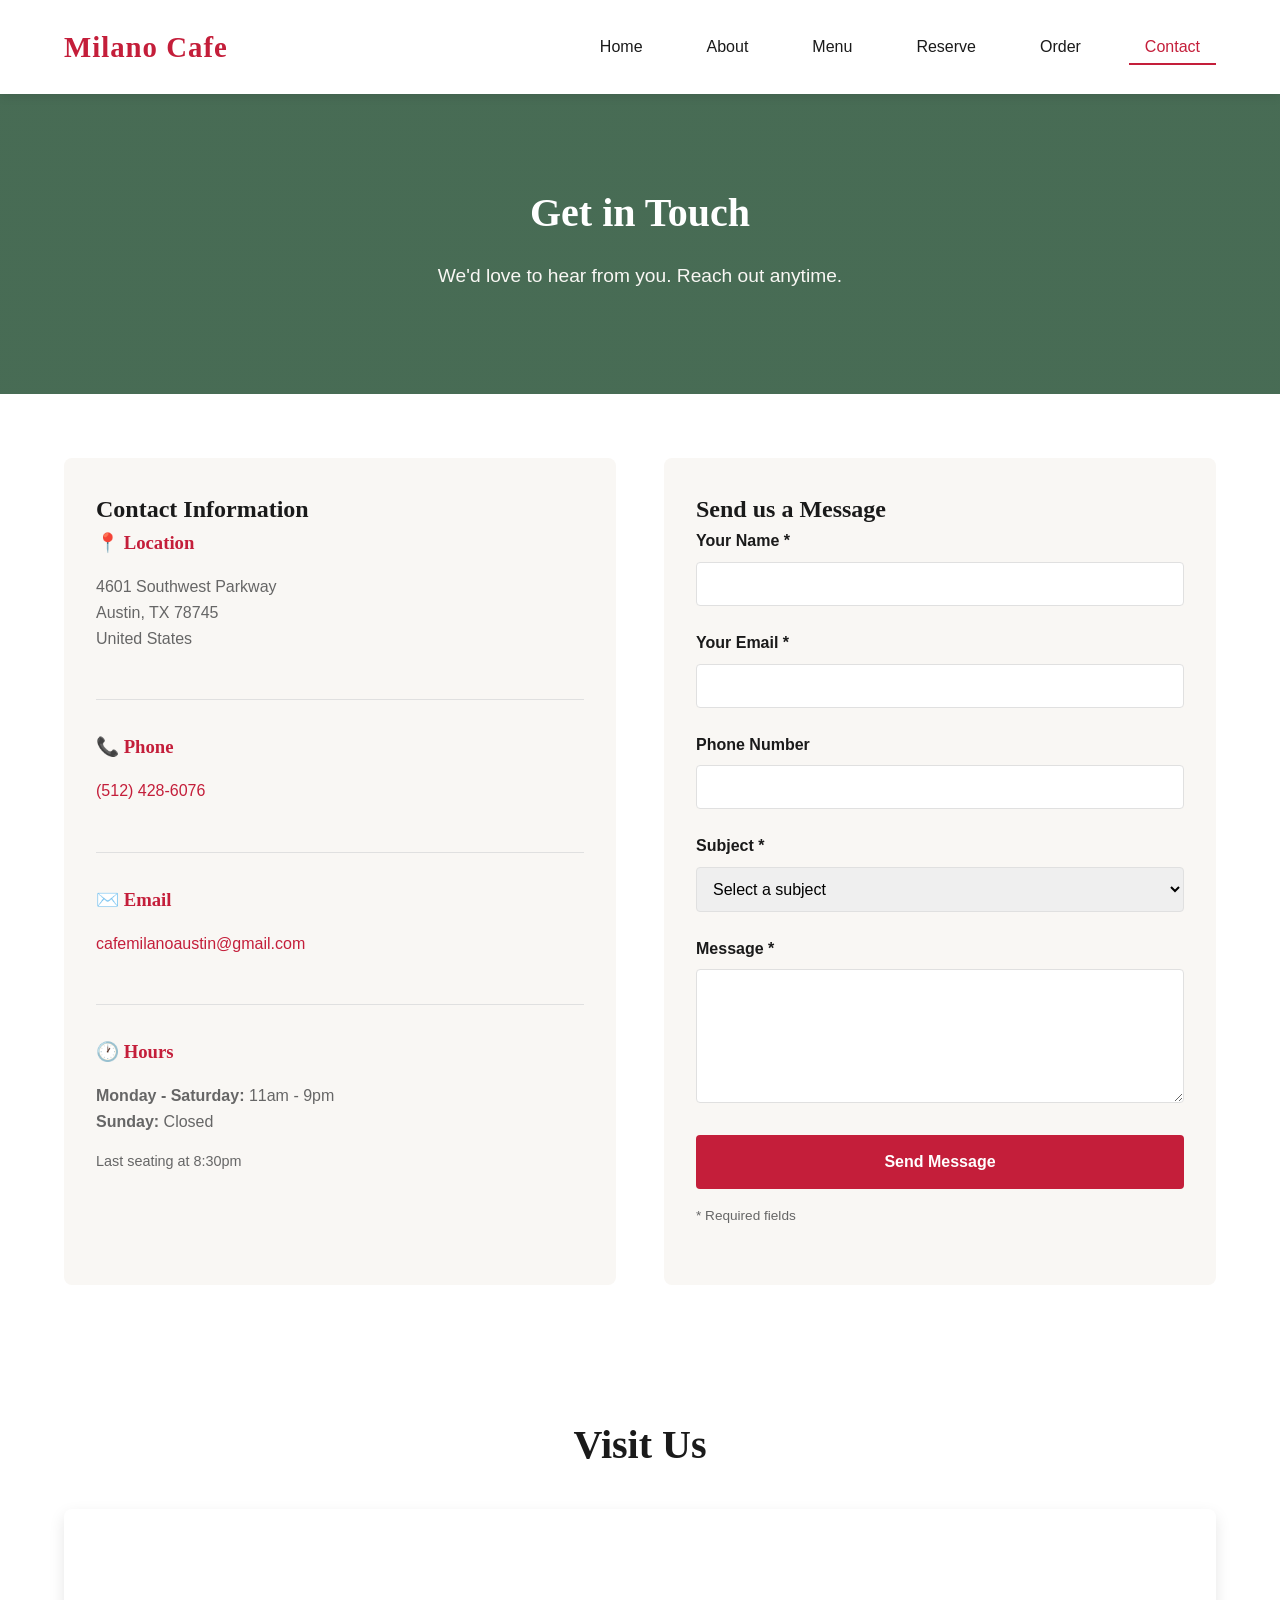
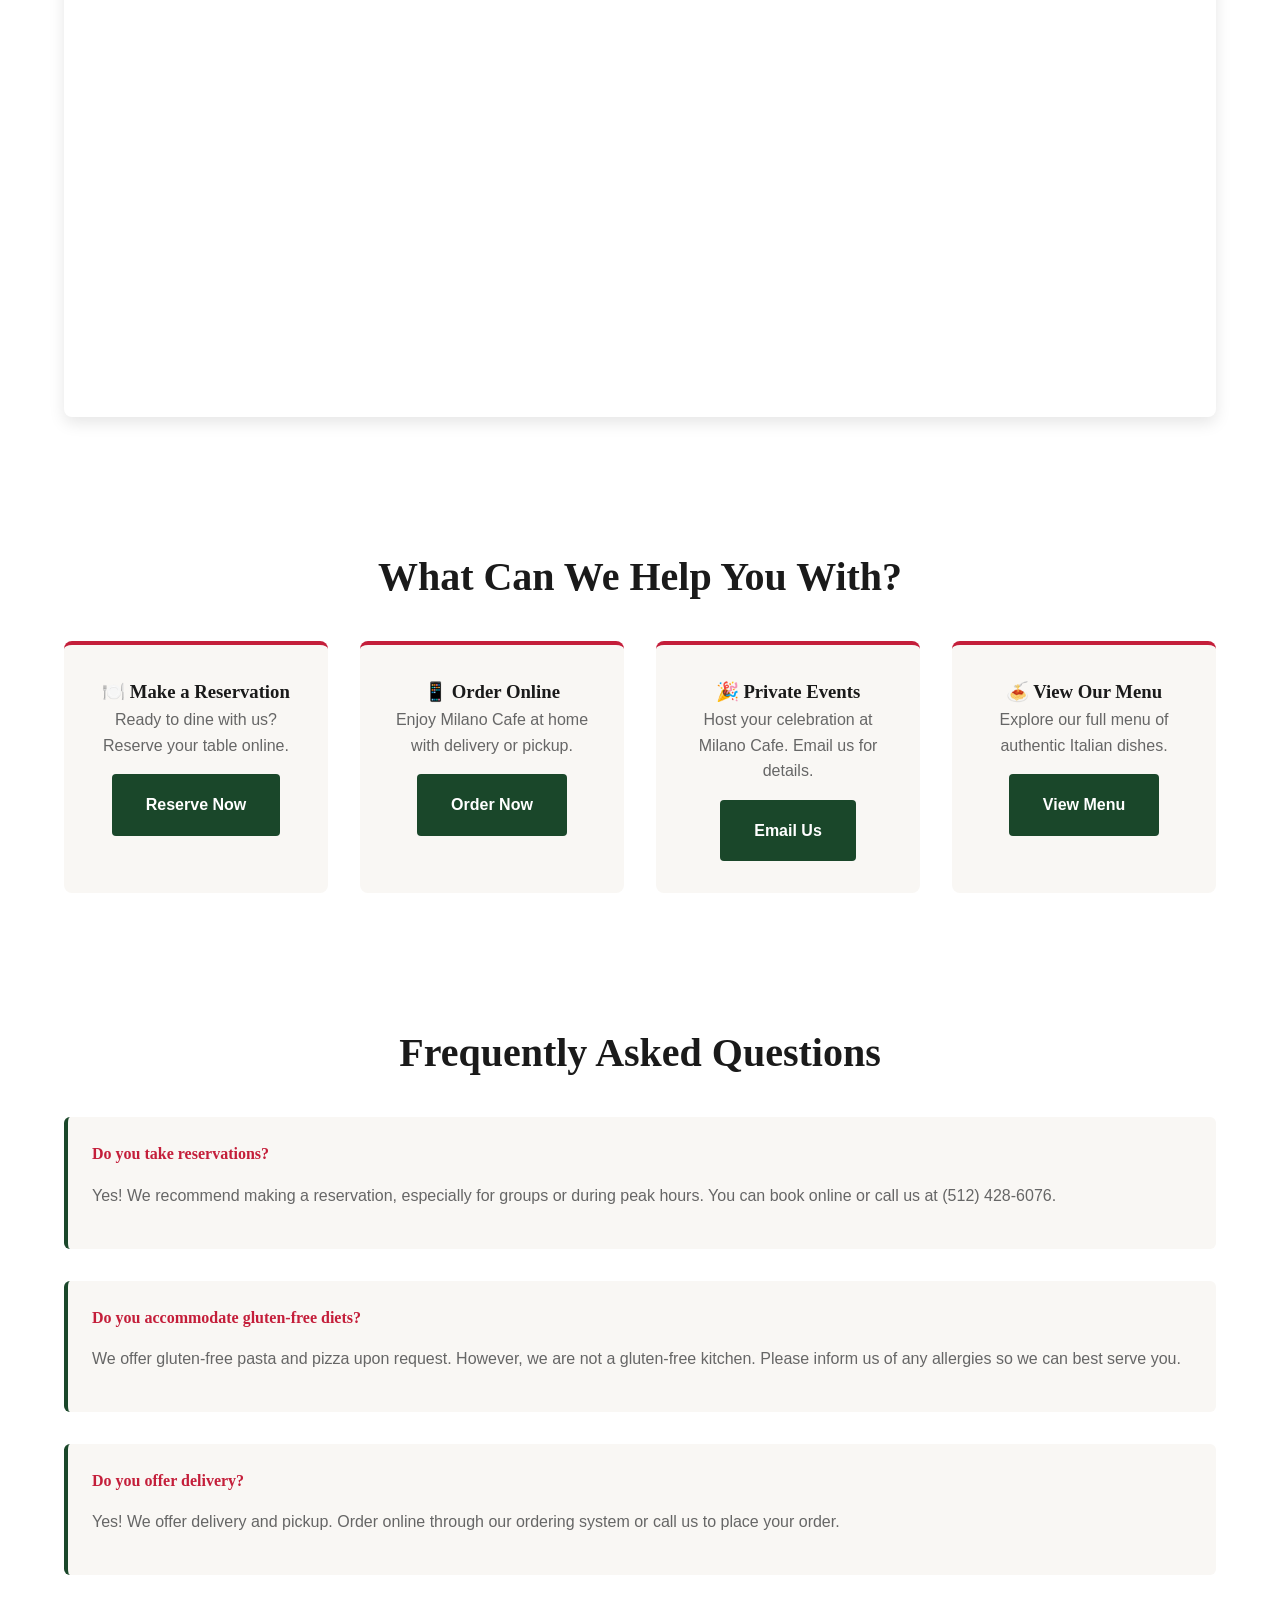
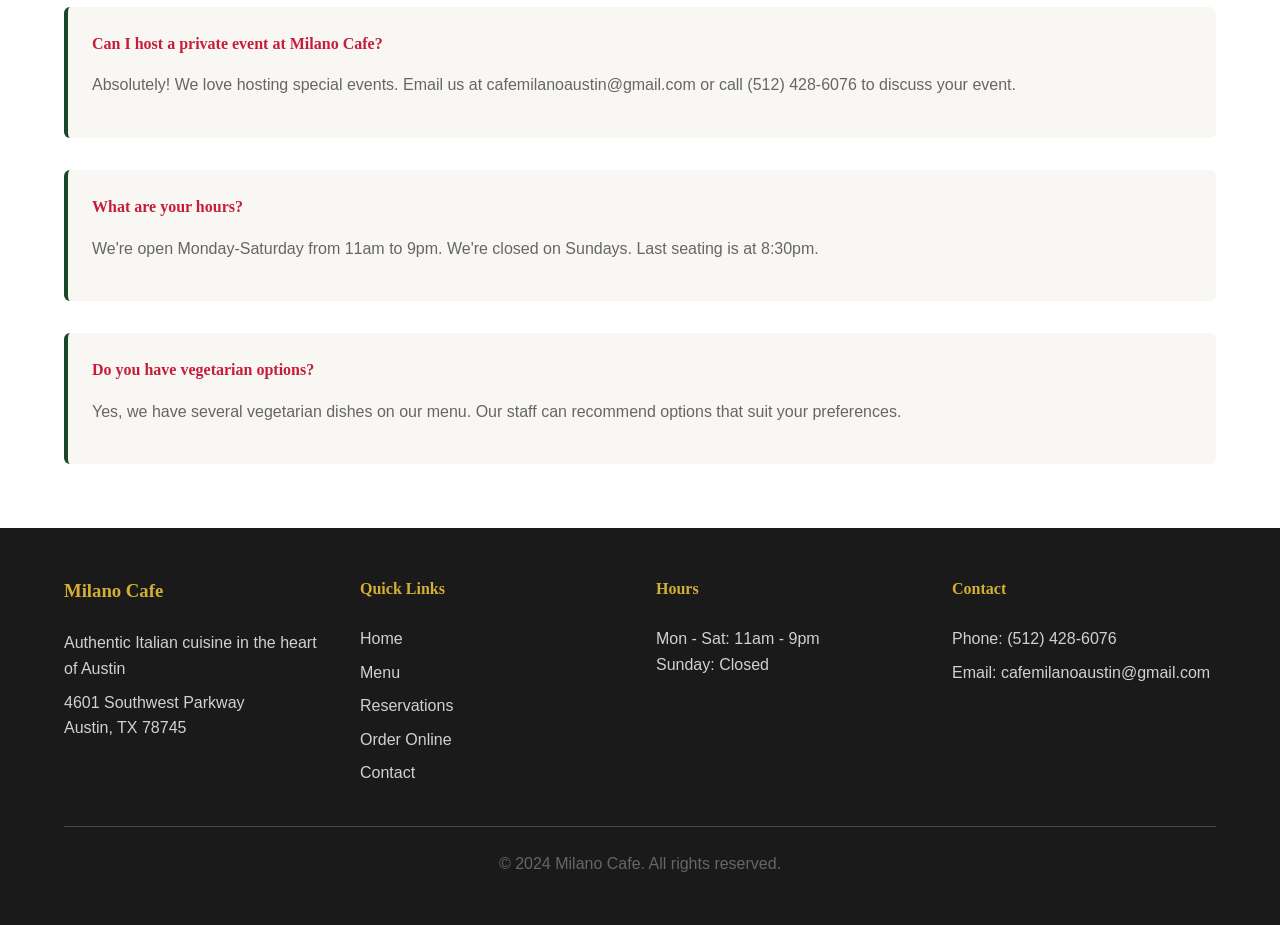
<file: contact.html>
<!DOCTYPE html>
<html lang="en">
<head>
    <meta charset="UTF-8">
    <meta name="viewport" content="width=device-width, initial-scale=1.0">
    <meta name="description" content="Contact Milano Cafe in Austin, Texas. Phone: (512) 428-6076. Email: cafemilanoaustin@gmail.com. Hours, location, and contact form.">
    <meta name="keywords" content="contact Milano Cafe, restaurant phone, Austin restaurant, Italian restaurant contact">
    <title>Contact Us | Milano Cafe - Austin, TX</title>
    <link rel="stylesheet" href="assets/css/styles.css">
    <link rel="icon" type="image/x-icon" href="assets/favicon.ico">
</head>
<body>
    <!-- Navigation -->
    <nav class="navbar" id="navbar">
        <div class="nav-container">
            <div class="logo">
                <h1>Milano Cafe</h1>
            </div>
            <div class="hamburger" id="hamburger">
                <span></span>
                <span></span>
                <span></span>
            </div>
            <ul class="nav-menu" id="navMenu">
                <li><a href="index.html" class="nav-link">Home</a></li>
                <li><a href="about.html" class="nav-link">About</a></li>
                <li><a href="menu.html" class="nav-link">Menu</a></li>
                <li><a href="reservations.html" class="nav-link">Reserve</a></li>
                <li><a href="ordering.html" class="nav-link">Order</a></li>
                <li><a href="contact.html" class="nav-link active">Contact</a></li>
            </ul>
        </div>
    </nav>

    <!-- Hero Section -->
    <section class="page-hero">
        <div class="page-hero-content">
            <h1>Get in Touch</h1>
            <p>We'd love to hear from you. Reach out anytime.</p>
        </div>
    </section>

    <!-- Contact Content -->
    <section class="contact-section">
        <div class="container">
            <div class="contact-wrapper">
                <!-- Contact Information -->
                <div class="contact-info-box">
                    <h2>Contact Information</h2>
                    
                    <div class="contact-item">
                        <h3>📍 Location</h3>
                        <p>4601 Southwest Parkway<br>Austin, TX 78745<br>United States</p>
                    </div>

                    <div class="contact-item">
                        <h3>📞 Phone</h3>
                        <p><a href="tel:+15124286076">(512) 428-6076</a></p>
                    </div>

                    <div class="contact-item">
                        <h3>✉️ Email</h3>
                        <p><a href="mailto:cafemilanoaustin@gmail.com">cafemilanoaustin@gmail.com</a></p>
                    </div>

                    <div class="contact-item">
                        <h3>🕐 Hours</h3>
                        <p><strong>Monday - Saturday:</strong> 11am - 9pm<br>
                        <strong>Sunday:</strong> Closed</p>
                        <p style="font-size: 0.9rem; margin-top: 0.5rem;">Last seating at 8:30pm</p>
                    </div>
                </div>

                <!-- Contact Form -->
                <div class="contact-form-box">
                    <h2>Send us a Message</h2>
                    <form class="contact-form" id="contactForm">
                        <div class="form-group">
                            <label for="name">Your Name *</label>
                            <input type="text" id="name" name="name" required>
                        </div>

                        <div class="form-group">
                            <label for="email">Your Email *</label>
                            <input type="email" id="email" name="email" required>
                        </div>

                        <div class="form-group">
                            <label for="phone">Phone Number</label>
                            <input type="tel" id="phone" name="phone">
                        </div>

                        <div class="form-group">
                            <label for="subject">Subject *</label>
                            <select id="subject" name="subject" required>
                                <option value="">Select a subject</option>
                                <option value="reservation">Reservation Inquiry</option>
                                <option value="private-event">Private Event</option>
                                <option value="catering">Catering Inquiry</option>
                                <option value="feedback">Feedback</option>
                                <option value="general">General Inquiry</option>
                                <option value="other">Other</option>
                            </select>
                        </div>

                        <div class="form-group">
                            <label for="message">Message *</label>
                            <textarea id="message" name="message" rows="6" required></textarea>
                        </div>

                        <button type="submit" class="btn btn-primary">Send Message</button>
                    </form>
                    <p class="form-note">* Required fields</p>
                </div>
            </div>
        </div>
    </section>

    <!-- Map Section -->
    <section class="map-section">
        <div class="container">
            <h2 class="section-title">Visit Us</h2>
            <div class="map-container">
                <iframe src="https://www.google.com/maps/embed?pb=!1m18!1m12!1m3!1d3437.906752908396!2d-97.78945!3d30.23156!2m3!1f0!2f0!3f0!3m2!1i1024!2i768!4f13.1!3m3!1m2!1s0x8644b2e4f1c1c1c1%3A0x1c1c1c1c1c1c1c1c!2s4601%20Southwest%20Parkway%2C%20Austin%2C%20TX%2078745!5e0!3m2!1sen!2sus!4v1234567890" width="100%" height="500" style="border:0;" allowfullscreen="" loading="lazy" referrerpolicy="no-referrer-when-downgrade"></iframe>
            </div>
        </div>
    </section>

    <!-- Quick Links Section -->
    <section class="quick-links-section">
        <div class="container">
            <h2 class="section-title">What Can We Help You With?</h2>
            
            <div class="quick-links-grid">
                <div class="quick-link-card">
                    <h3>🍽️ Make a Reservation</h3>
                    <p>Ready to dine with us? Reserve your table online.</p>
                    <a href="reservations.html" class="btn btn-secondary">Reserve Now</a>
                </div>

                <div class="quick-link-card">
                    <h3>📱 Order Online</h3>
                    <p>Enjoy Milano Cafe at home with delivery or pickup.</p>
                    <a href="ordering.html" class="btn btn-secondary">Order Now</a>
                </div>

                <div class="quick-link-card">
                    <h3>🎉 Private Events</h3>
                    <p>Host your celebration at Milano Cafe. Email us for details.</p>
                    <a href="mailto:cafemilanoaustin@gmail.com" class="btn btn-secondary">Email Us</a>
                </div>

                <div class="quick-link-card">
                    <h3>🍝 View Our Menu</h3>
                    <p>Explore our full menu of authentic Italian dishes.</p>
                    <a href="menu.html" class="btn btn-secondary">View Menu</a>
                </div>
            </div>
        </div>
    </section>

    <!-- FAQ Section -->
    <section class="faq-section">
        <div class="container">
            <h2 class="section-title">Frequently Asked Questions</h2>
            
            <div class="faq-list">
                <div class="faq-item">
                    <h4>Do you take reservations?</h4>
                    <p>Yes! We recommend making a reservation, especially for groups or during peak hours. You can book online or call us at (512) 428-6076.</p>
                </div>

                <div class="faq-item">
                    <h4>Do you accommodate gluten-free diets?</h4>
                    <p>We offer gluten-free pasta and pizza upon request. However, we are not a gluten-free kitchen. Please inform us of any allergies so we can best serve you.</p>
                </div>

                <div class="faq-item">
                    <h4>Do you offer delivery?</h4>
                    <p>Yes! We offer delivery and pickup. Order online through our ordering system or call us to place your order.</p>
                </div>

                <div class="faq-item">
                    <h4>Can I host a private event at Milano Cafe?</h4>
                    <p>Absolutely! We love hosting special events. Email us at cafemilanoaustin@gmail.com or call (512) 428-6076 to discuss your event.</p>
                </div>

                <div class="faq-item">
                    <h4>What are your hours?</h4>
                    <p>We're open Monday-Saturday from 11am to 9pm. We're closed on Sundays. Last seating is at 8:30pm.</p>
                </div>

                <div class="faq-item">
                    <h4>Do you have vegetarian options?</h4>
                    <p>Yes, we have several vegetarian dishes on our menu. Our staff can recommend options that suit your preferences.</p>
                </div>
            </div>
        </div>
    </section>

    <!-- Footer -->
    <footer class="footer">
        <div class="container">
            <div class="footer-content">
                <div class="footer-section">
                    <h3>Milano Cafe</h3>
                    <p>Authentic Italian cuisine in the heart of Austin</p>
                    <p>4601 Southwest Parkway<br>Austin, TX 78745</p>
                </div>

                <div class="footer-section">
                    <h4>Quick Links</h4>
                    <ul>
                        <li><a href="index.html">Home</a></li>
                        <li><a href="menu.html">Menu</a></li>
                        <li><a href="reservations.html">Reservations</a></li>
                        <li><a href="ordering.html">Order Online</a></li>
                        <li><a href="contact.html">Contact</a></li>
                    </ul>
                </div>

                <div class="footer-section">
                    <h4>Hours</h4>
                    <p>Mon - Sat: 11am - 9pm<br>Sunday: Closed</p>
                </div>

                <div class="footer-section">
                    <h4>Contact</h4>
                    <p>Phone: <a href="tel:+15124286076">(512) 428-6076</a></p>
                    <p>Email: <a href="mailto:cafemilanoaustin@gmail.com">cafemilanoaustin@gmail.com</a></p>
                </div>
            </div>

            <div class="footer-bottom">
                <p>&copy; 2024 Milano Cafe. All rights reserved.</p>
            </div>
        </div>
    </footer>

    <script src="assets/js/script.js"></script>
</body>
</html>
</file>
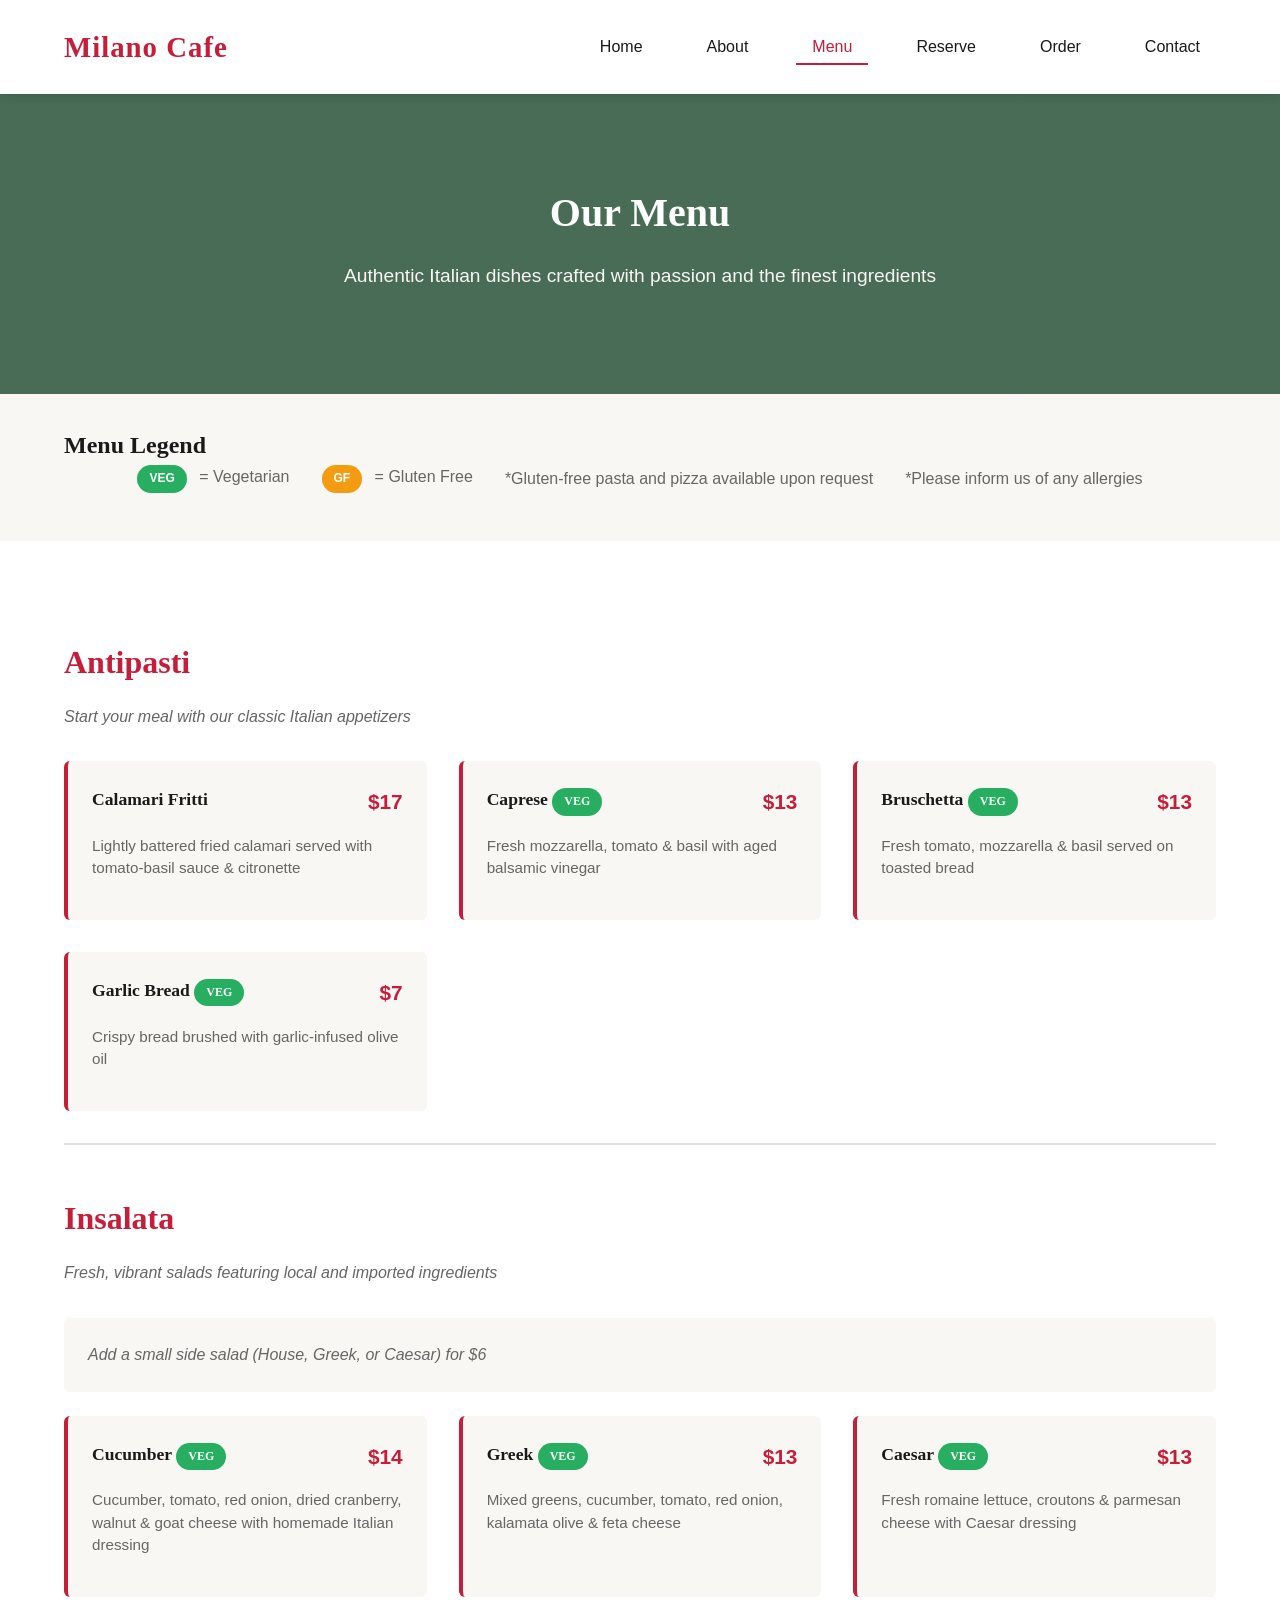
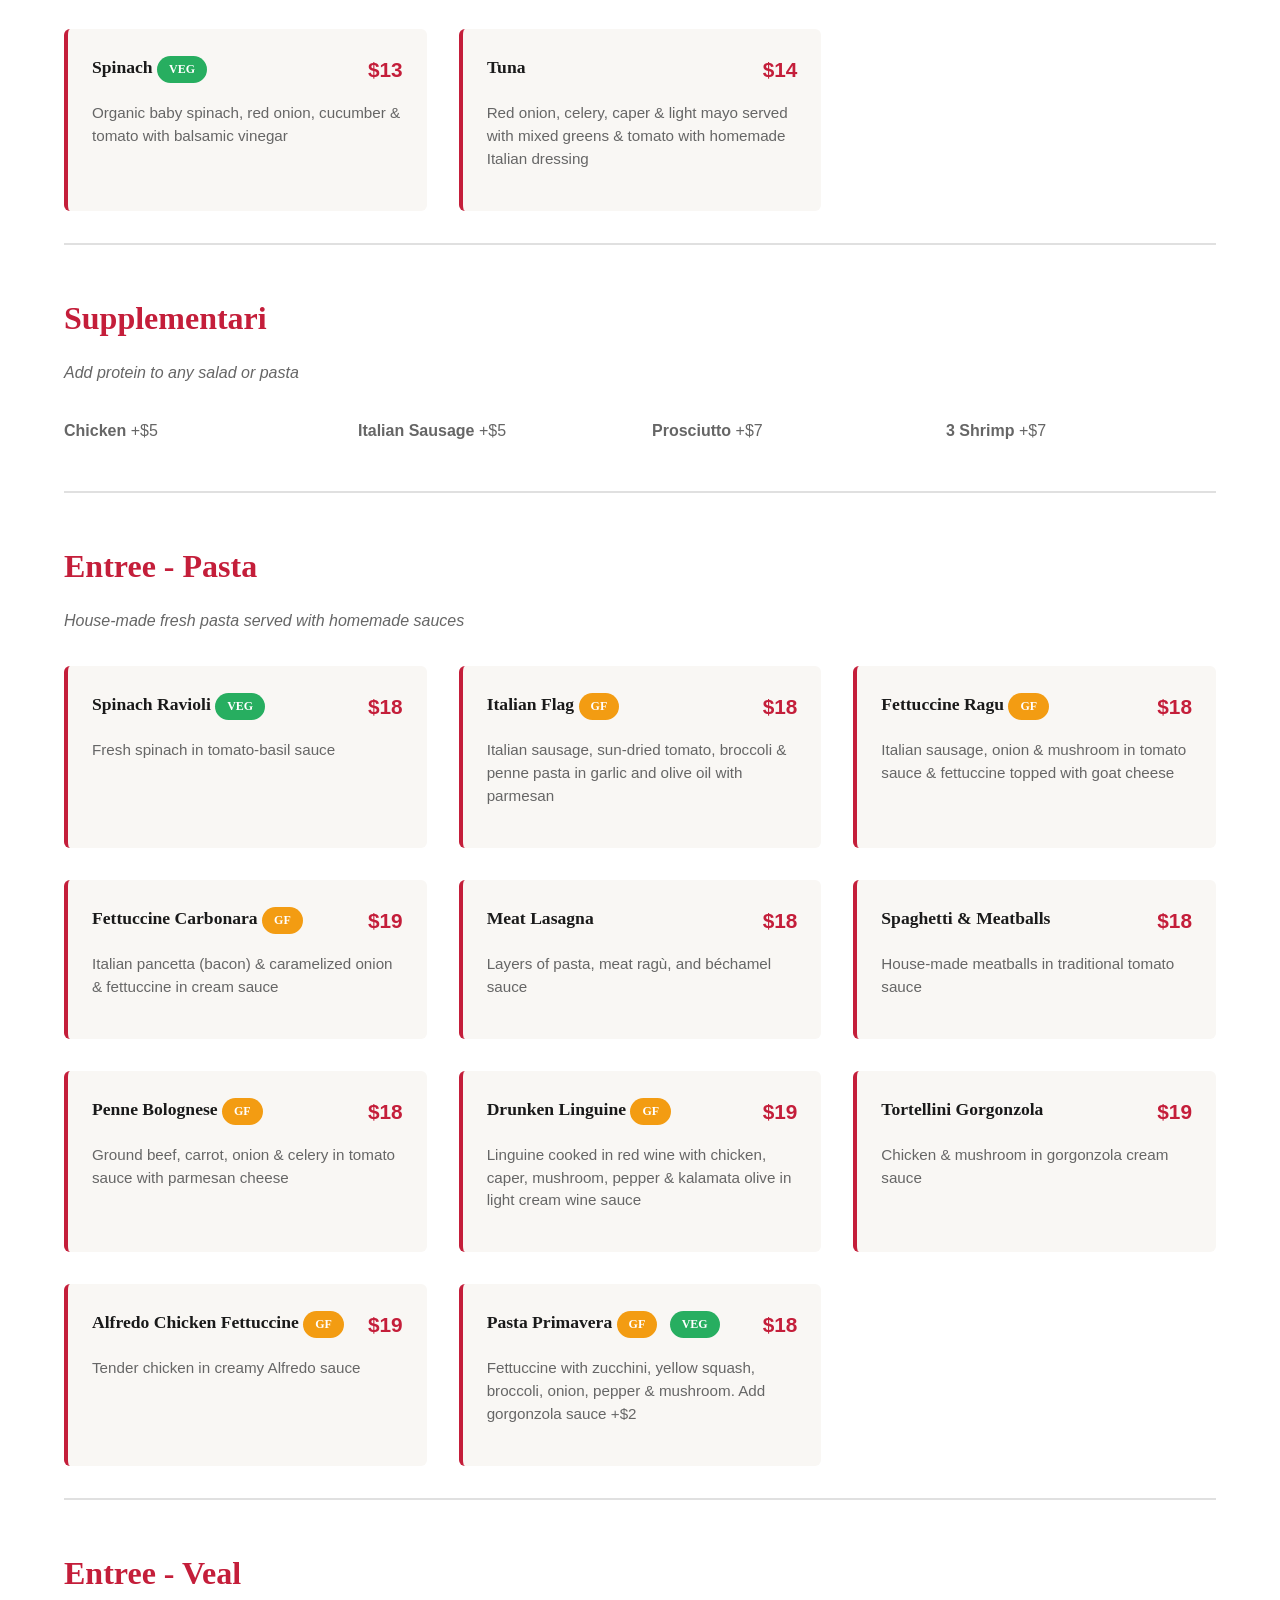
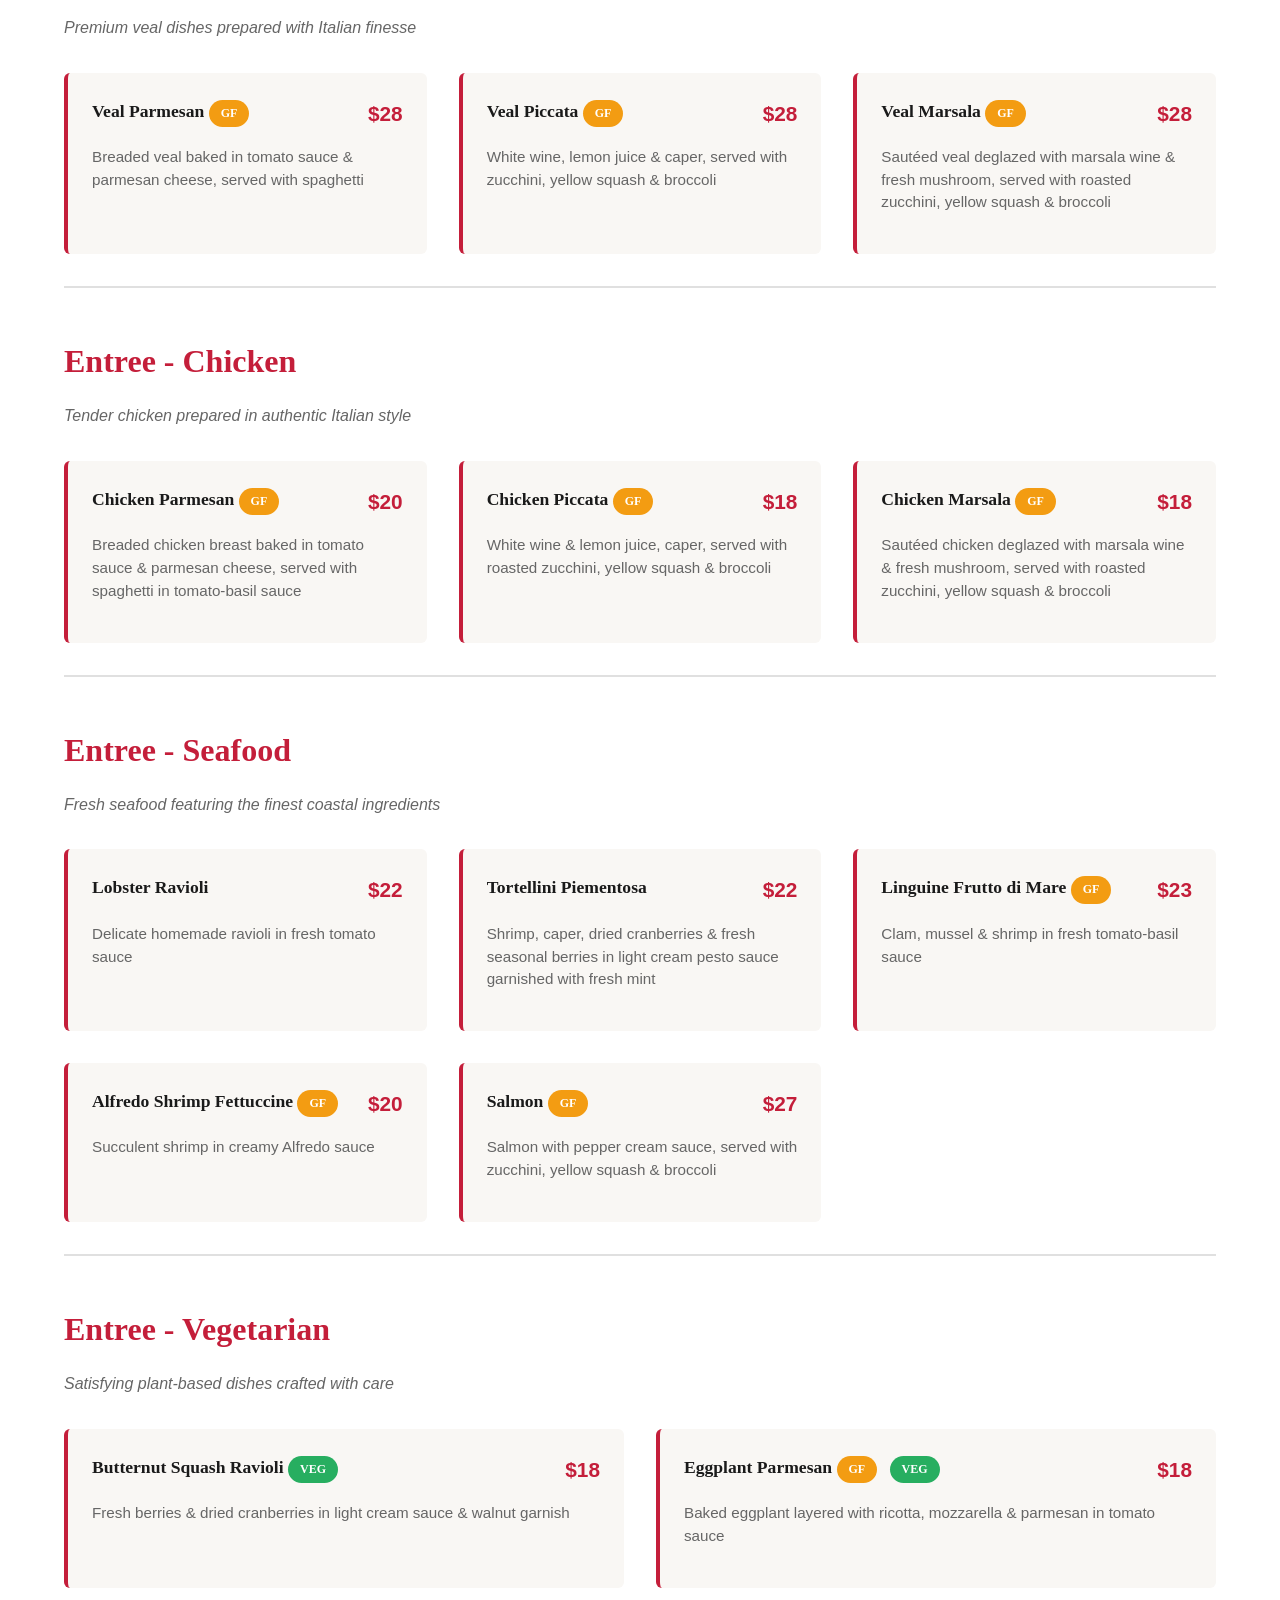
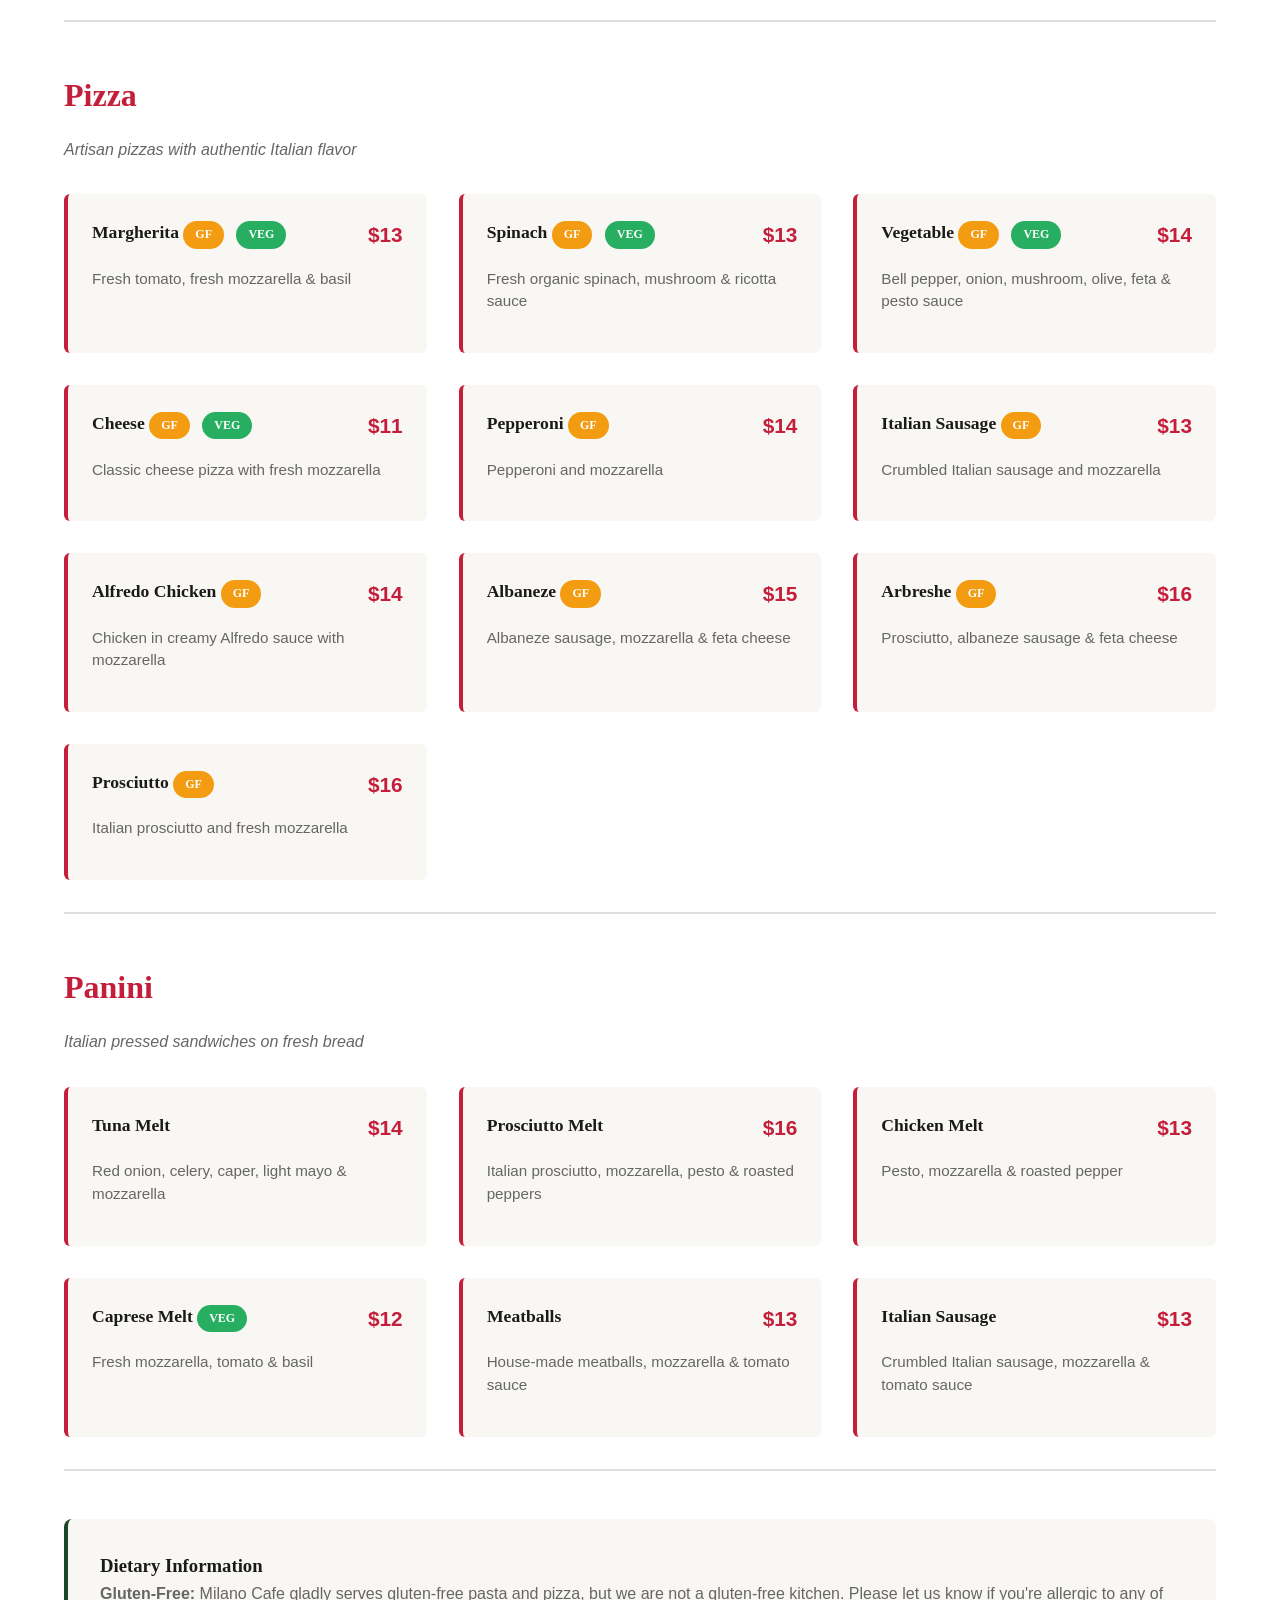
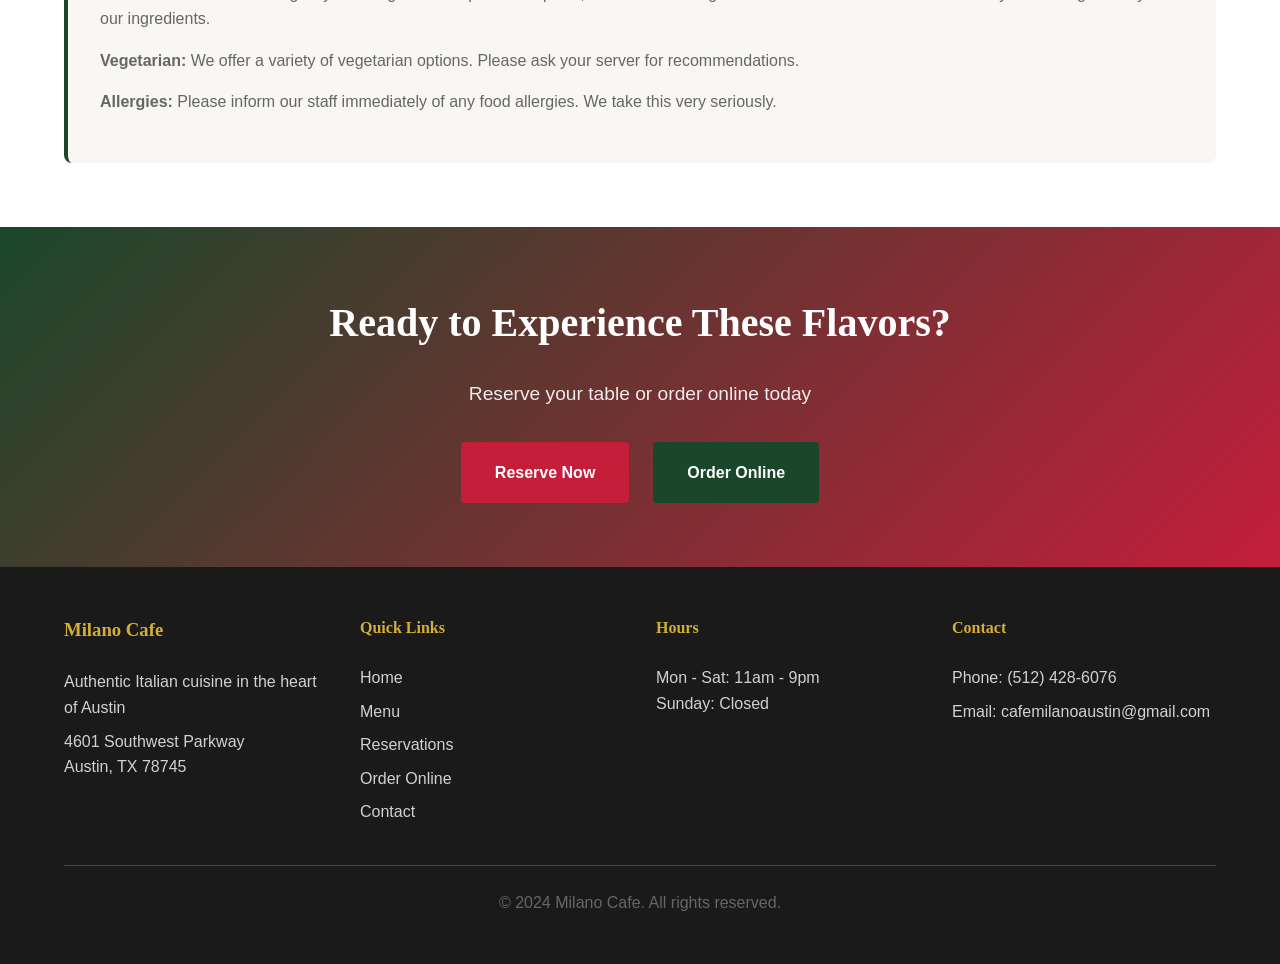
<file: menu.html>
<!DOCTYPE html>
<html lang="en">
<head>
    <meta charset="UTF-8">
    <meta name="viewport" content="width=device-width, initial-scale=1.0">
    <meta name="description" content="Milano Cafe Menu - Italian cuisine in Austin, TX. Fresh pasta, pizza, veal, seafood, and antipasti. View prices and dietary options.">
    <meta name="keywords" content="Italian menu, pasta, pizza, veal, seafood, gluten-free, vegetarian">
    <title>Menu | Milano Cafe - Authentic Italian Cuisine</title>
    <link rel="stylesheet" href="assets/css/styles.css">
    <link rel="icon" type="image/x-icon" href="assets/favicon.ico">
</head>
<body>
    <!-- Navigation -->
    <nav class="navbar" id="navbar">
        <div class="nav-container">
            <div class="logo">
                <h1>Milano Cafe</h1>
            </div>
            <div class="hamburger" id="hamburger">
                <span></span>
                <span></span>
                <span></span>
            </div>
            <ul class="nav-menu" id="navMenu">
                <li><a href="index.html" class="nav-link">Home</a></li>
                <li><a href="about.html" class="nav-link">About</a></li>
                <li><a href="menu.html" class="nav-link active">Menu</a></li>
                <li><a href="reservations.html" class="nav-link">Reserve</a></li>
                <li><a href="ordering.html" class="nav-link">Order</a></li>
                <li><a href="contact.html" class="nav-link">Contact</a></li>
            </ul>
        </div>
    </nav>

    <!-- Hero Section -->
    <section class="page-hero">
        <div class="page-hero-content">
            <h1>Our Menu</h1>
            <p>Authentic Italian dishes crafted with passion and the finest ingredients</p>
        </div>
    </section>

    <!-- Menu Legend -->
    <section class="menu-legend">
        <div class="container">
            <h2>Menu Legend</h2>
            <div class="legend-items">
                <p><span class="legend-tag veg">VEG</span> = Vegetarian</p>
                <p><span class="legend-tag gf">GF</span> = Gluten Free</p>
                <p>*Gluten-free pasta and pizza available upon request</p>
                <p>*Please inform us of any allergies</p>
            </div>
        </div>
    </section>

    <!-- Menu Content -->
    <section class="menu-section">
        <div class="container">
            <!-- Antipasti -->
            <div class="menu-category">
                <h2 class="category-title">Antipasti</h2>
                <p class="category-intro">Start your meal with our classic Italian appetizers</p>
                
                <div class="menu-items">
                    <div class="menu-item">
                        <div class="item-header">
                            <h3>Calamari Fritti</h3>
                            <span class="price">$17</span>
                        </div>
                        <p class="item-description">Lightly battered fried calamari served with tomato-basil sauce & citronette</p>
                    </div>

                    <div class="menu-item">
                        <div class="item-header">
                            <h3>Caprese <span class="legend-tag veg">VEG</span></h3>
                            <span class="price">$13</span>
                        </div>
                        <p class="item-description">Fresh mozzarella, tomato & basil with aged balsamic vinegar</p>
                    </div>

                    <div class="menu-item">
                        <div class="item-header">
                            <h3>Bruschetta <span class="legend-tag veg">VEG</span></h3>
                            <span class="price">$13</span>
                        </div>
                        <p class="item-description">Fresh tomato, mozzarella & basil served on toasted bread</p>
                    </div>

                    <div class="menu-item">
                        <div class="item-header">
                            <h3>Garlic Bread <span class="legend-tag veg">VEG</span></h3>
                            <span class="price">$7</span>
                        </div>
                        <p class="item-description">Crispy bread brushed with garlic-infused olive oil</p>
                    </div>
                </div>
            </div>

            <!-- Insalata (Salads) -->
            <div class="menu-category">
                <h2 class="category-title">Insalata</h2>
                <p class="category-intro">Fresh, vibrant salads featuring local and imported ingredients</p>
                <p class="add-on"><em>Add a small side salad (House, Greek, or Caesar) for $6</em></p>
                
                <div class="menu-items">
                    <div class="menu-item">
                        <div class="item-header">
                            <h3>Cucumber <span class="legend-tag veg">VEG</span></h3>
                            <span class="price">$14</span>
                        </div>
                        <p class="item-description">Cucumber, tomato, red onion, dried cranberry, walnut & goat cheese with homemade Italian dressing</p>
                    </div>

                    <div class="menu-item">
                        <div class="item-header">
                            <h3>Greek <span class="legend-tag veg">VEG</span></h3>
                            <span class="price">$13</span>
                        </div>
                        <p class="item-description">Mixed greens, cucumber, tomato, red onion, kalamata olive & feta cheese</p>
                    </div>

                    <div class="menu-item">
                        <div class="item-header">
                            <h3>Caesar <span class="legend-tag veg">VEG</span></h3>
                            <span class="price">$13</span>
                        </div>
                        <p class="item-description">Fresh romaine lettuce, croutons & parmesan cheese with Caesar dressing</p>
                    </div>

                    <div class="menu-item">
                        <div class="item-header">
                            <h3>Spinach <span class="legend-tag veg">VEG</span></h3>
                            <span class="price">$13</span>
                        </div>
                        <p class="item-description">Organic baby spinach, red onion, cucumber & tomato with balsamic vinegar</p>
                    </div>

                    <div class="menu-item">
                        <div class="item-header">
                            <h3>Tuna</h3>
                            <span class="price">$14</span>
                        </div>
                        <p class="item-description">Red onion, celery, caper & light mayo served with mixed greens & tomato with homemade Italian dressing</p>
                    </div>
                </div>
            </div>

            <!-- Supplementari (Add-ons) -->
            <div class="menu-category">
                <h2 class="category-title">Supplementari</h2>
                <p class="category-intro">Add protein to any salad or pasta</p>
                
                <div class="supplements-grid">
                    <p><strong>Chicken</strong> +$5</p>
                    <p><strong>Italian Sausage</strong> +$5</p>
                    <p><strong>Prosciutto</strong> +$7</p>
                    <p><strong>3 Shrimp</strong> +$7</p>
                </div>
            </div>

            <!-- Pasta Entrees -->
            <div class="menu-category">
                <h2 class="category-title">Entree - Pasta</h2>
                <p class="category-intro">House-made fresh pasta served with homemade sauces</p>
                
                <div class="menu-items">
                    <div class="menu-item">
                        <div class="item-header">
                            <h3>Spinach Ravioli <span class="legend-tag veg">VEG</span></h3>
                            <span class="price">$18</span>
                        </div>
                        <p class="item-description">Fresh spinach in tomato-basil sauce</p>
                    </div>

                    <div class="menu-item">
                        <div class="item-header">
                            <h3>Italian Flag <span class="legend-tag gf">GF</span></h3>
                            <span class="price">$18</span>
                        </div>
                        <p class="item-description">Italian sausage, sun-dried tomato, broccoli & penne pasta in garlic and olive oil with parmesan</p>
                    </div>

                    <div class="menu-item">
                        <div class="item-header">
                            <h3>Fettuccine Ragu <span class="legend-tag gf">GF</span></h3>
                            <span class="price">$18</span>
                        </div>
                        <p class="item-description">Italian sausage, onion & mushroom in tomato sauce & fettuccine topped with goat cheese</p>
                    </div>

                    <div class="menu-item">
                        <div class="item-header">
                            <h3>Fettuccine Carbonara <span class="legend-tag gf">GF</span></h3>
                            <span class="price">$19</span>
                        </div>
                        <p class="item-description">Italian pancetta (bacon) & caramelized onion & fettuccine in cream sauce</p>
                    </div>

                    <div class="menu-item">
                        <div class="item-header">
                            <h3>Meat Lasagna</h3>
                            <span class="price">$18</span>
                        </div>
                        <p class="item-description">Layers of pasta, meat ragù, and béchamel sauce</p>
                    </div>

                    <div class="menu-item">
                        <div class="item-header">
                            <h3>Spaghetti & Meatballs</h3>
                            <span class="price">$18</span>
                        </div>
                        <p class="item-description">House-made meatballs in traditional tomato sauce</p>
                    </div>

                    <div class="menu-item">
                        <div class="item-header">
                            <h3>Penne Bolognese <span class="legend-tag gf">GF</span></h3>
                            <span class="price">$18</span>
                        </div>
                        <p class="item-description">Ground beef, carrot, onion & celery in tomato sauce with parmesan cheese</p>
                    </div>

                    <div class="menu-item">
                        <div class="item-header">
                            <h3>Drunken Linguine <span class="legend-tag gf">GF</span></h3>
                            <span class="price">$19</span>
                        </div>
                        <p class="item-description">Linguine cooked in red wine with chicken, caper, mushroom, pepper & kalamata olive in light cream wine sauce</p>
                    </div>

                    <div class="menu-item">
                        <div class="item-header">
                            <h3>Tortellini Gorgonzola</h3>
                            <span class="price">$19</span>
                        </div>
                        <p class="item-description">Chicken & mushroom in gorgonzola cream sauce</p>
                    </div>

                    <div class="menu-item">
                        <div class="item-header">
                            <h3>Alfredo Chicken Fettuccine <span class="legend-tag gf">GF</span></h3>
                            <span class="price">$19</span>
                        </div>
                        <p class="item-description">Tender chicken in creamy Alfredo sauce</p>
                    </div>

                    <div class="menu-item">
                        <div class="item-header">
                            <h3>Pasta Primavera <span class="legend-tag gf">GF</span> <span class="legend-tag veg">VEG</span></h3>
                            <span class="price">$18</span>
                        </div>
                        <p class="item-description">Fettuccine with zucchini, yellow squash, broccoli, onion, pepper & mushroom. Add gorgonzola sauce +$2</p>
                    </div>
                </div>
            </div>

            <!-- Veal Entrees -->
            <div class="menu-category">
                <h2 class="category-title">Entree - Veal</h2>
                <p class="category-intro">Premium veal dishes prepared with Italian finesse</p>
                
                <div class="menu-items">
                    <div class="menu-item">
                        <div class="item-header">
                            <h3>Veal Parmesan <span class="legend-tag gf">GF</span></h3>
                            <span class="price">$28</span>
                        </div>
                        <p class="item-description">Breaded veal baked in tomato sauce & parmesan cheese, served with spaghetti</p>
                    </div>

                    <div class="menu-item">
                        <div class="item-header">
                            <h3>Veal Piccata <span class="legend-tag gf">GF</span></h3>
                            <span class="price">$28</span>
                        </div>
                        <p class="item-description">White wine, lemon juice & caper, served with zucchini, yellow squash & broccoli</p>
                    </div>

                    <div class="menu-item">
                        <div class="item-header">
                            <h3>Veal Marsala <span class="legend-tag gf">GF</span></h3>
                            <span class="price">$28</span>
                        </div>
                        <p class="item-description">Sautéed veal deglazed with marsala wine & fresh mushroom, served with roasted zucchini, yellow squash & broccoli</p>
                    </div>
                </div>
            </div>

            <!-- Chicken Entrees -->
            <div class="menu-category">
                <h2 class="category-title">Entree - Chicken</h2>
                <p class="category-intro">Tender chicken prepared in authentic Italian style</p>
                
                <div class="menu-items">
                    <div class="menu-item">
                        <div class="item-header">
                            <h3>Chicken Parmesan <span class="legend-tag gf">GF</span></h3>
                            <span class="price">$20</span>
                        </div>
                        <p class="item-description">Breaded chicken breast baked in tomato sauce & parmesan cheese, served with spaghetti in tomato-basil sauce</p>
                    </div>

                    <div class="menu-item">
                        <div class="item-header">
                            <h3>Chicken Piccata <span class="legend-tag gf">GF</span></h3>
                            <span class="price">$18</span>
                        </div>
                        <p class="item-description">White wine & lemon juice, caper, served with roasted zucchini, yellow squash & broccoli</p>
                    </div>

                    <div class="menu-item">
                        <div class="item-header">
                            <h3>Chicken Marsala <span class="legend-tag gf">GF</span></h3>
                            <span class="price">$18</span>
                        </div>
                        <p class="item-description">Sautéed chicken deglazed with marsala wine & fresh mushroom, served with roasted zucchini, yellow squash & broccoli</p>
                    </div>
                </div>
            </div>

            <!-- Seafood Entrees -->
            <div class="menu-category">
                <h2 class="category-title">Entree - Seafood</h2>
                <p class="category-intro">Fresh seafood featuring the finest coastal ingredients</p>
                
                <div class="menu-items">
                    <div class="menu-item">
                        <div class="item-header">
                            <h3>Lobster Ravioli</h3>
                            <span class="price">$22</span>
                        </div>
                        <p class="item-description">Delicate homemade ravioli in fresh tomato sauce</p>
                    </div>

                    <div class="menu-item">
                        <div class="item-header">
                            <h3>Tortellini Piementosa</h3>
                            <span class="price">$22</span>
                        </div>
                        <p class="item-description">Shrimp, caper, dried cranberries & fresh seasonal berries in light cream pesto sauce garnished with fresh mint</p>
                    </div>

                    <div class="menu-item">
                        <div class="item-header">
                            <h3>Linguine Frutto di Mare <span class="legend-tag gf">GF</span></h3>
                            <span class="price">$23</span>
                        </div>
                        <p class="item-description">Clam, mussel & shrimp in fresh tomato-basil sauce</p>
                    </div>

                    <div class="menu-item">
                        <div class="item-header">
                            <h3>Alfredo Shrimp Fettuccine <span class="legend-tag gf">GF</span></h3>
                            <span class="price">$20</span>
                        </div>
                        <p class="item-description">Succulent shrimp in creamy Alfredo sauce</p>
                    </div>

                    <div class="menu-item">
                        <div class="item-header">
                            <h3>Salmon <span class="legend-tag gf">GF</span></h3>
                            <span class="price">$27</span>
                        </div>
                        <p class="item-description">Salmon with pepper cream sauce, served with zucchini, yellow squash & broccoli</p>
                    </div>
                </div>
            </div>

            <!-- Vegetarian Entrees -->
            <div class="menu-category">
                <h2 class="category-title">Entree - Vegetarian</h2>
                <p class="category-intro">Satisfying plant-based dishes crafted with care</p>
                
                <div class="menu-items">
                    <div class="menu-item">
                        <div class="item-header">
                            <h3>Butternut Squash Ravioli <span class="legend-tag veg">VEG</span></h3>
                            <span class="price">$18</span>
                        </div>
                        <p class="item-description">Fresh berries & dried cranberries in light cream sauce & walnut garnish</p>
                    </div>

                    <div class="menu-item">
                        <div class="item-header">
                            <h3>Eggplant Parmesan <span class="legend-tag gf">GF</span> <span class="legend-tag veg">VEG</span></h3>
                            <span class="price">$18</span>
                        </div>
                        <p class="item-description">Baked eggplant layered with ricotta, mozzarella & parmesan in tomato sauce</p>
                    </div>
                </div>
            </div>

            <!-- Pizza -->
            <div class="menu-category">
                <h2 class="category-title">Pizza</h2>
                <p class="category-intro">Artisan pizzas with authentic Italian flavor</p>
                
                <div class="menu-items">
                    <div class="menu-item">
                        <div class="item-header">
                            <h3>Margherita <span class="legend-tag gf">GF</span> <span class="legend-tag veg">VEG</span></h3>
                            <span class="price">$13</span>
                        </div>
                        <p class="item-description">Fresh tomato, fresh mozzarella & basil</p>
                    </div>

                    <div class="menu-item">
                        <div class="item-header">
                            <h3>Spinach <span class="legend-tag gf">GF</span> <span class="legend-tag veg">VEG</span></h3>
                            <span class="price">$13</span>
                        </div>
                        <p class="item-description">Fresh organic spinach, mushroom & ricotta sauce</p>
                    </div>

                    <div class="menu-item">
                        <div class="item-header">
                            <h3>Vegetable <span class="legend-tag gf">GF</span> <span class="legend-tag veg">VEG</span></h3>
                            <span class="price">$14</span>
                        </div>
                        <p class="item-description">Bell pepper, onion, mushroom, olive, feta & pesto sauce</p>
                    </div>

                    <div class="menu-item">
                        <div class="item-header">
                            <h3>Cheese <span class="legend-tag gf">GF</span> <span class="legend-tag veg">VEG</span></h3>
                            <span class="price">$11</span>
                        </div>
                        <p class="item-description">Classic cheese pizza with fresh mozzarella</p>
                    </div>

                    <div class="menu-item">
                        <div class="item-header">
                            <h3>Pepperoni <span class="legend-tag gf">GF</span></h3>
                            <span class="price">$14</span>
                        </div>
                        <p class="item-description">Pepperoni and mozzarella</p>
                    </div>

                    <div class="menu-item">
                        <div class="item-header">
                            <h3>Italian Sausage <span class="legend-tag gf">GF</span></h3>
                            <span class="price">$13</span>
                        </div>
                        <p class="item-description">Crumbled Italian sausage and mozzarella</p>
                    </div>

                    <div class="menu-item">
                        <div class="item-header">
                            <h3>Alfredo Chicken <span class="legend-tag gf">GF</span></h3>
                            <span class="price">$14</span>
                        </div>
                        <p class="item-description">Chicken in creamy Alfredo sauce with mozzarella</p>
                    </div>

                    <div class="menu-item">
                        <div class="item-header">
                            <h3>Albaneze <span class="legend-tag gf">GF</span></h3>
                            <span class="price">$15</span>
                        </div>
                        <p class="item-description">Albaneze sausage, mozzarella & feta cheese</p>
                    </div>

                    <div class="menu-item">
                        <div class="item-header">
                            <h3>Arbreshe <span class="legend-tag gf">GF</span></h3>
                            <span class="price">$16</span>
                        </div>
                        <p class="item-description">Prosciutto, albaneze sausage & feta cheese</p>
                    </div>

                    <div class="menu-item">
                        <div class="item-header">
                            <h3>Prosciutto <span class="legend-tag gf">GF</span></h3>
                            <span class="price">$16</span>
                        </div>
                        <p class="item-description">Italian prosciutto and fresh mozzarella</p>
                    </div>
                </div>
            </div>

            <!-- Panini -->
            <div class="menu-category">
                <h2 class="category-title">Panini</h2>
                <p class="category-intro">Italian pressed sandwiches on fresh bread</p>
                
                <div class="menu-items">
                    <div class="menu-item">
                        <div class="item-header">
                            <h3>Tuna Melt</h3>
                            <span class="price">$14</span>
                        </div>
                        <p class="item-description">Red onion, celery, caper, light mayo & mozzarella</p>
                    </div>

                    <div class="menu-item">
                        <div class="item-header">
                            <h3>Prosciutto Melt</h3>
                            <span class="price">$16</span>
                        </div>
                        <p class="item-description">Italian prosciutto, mozzarella, pesto & roasted peppers</p>
                    </div>

                    <div class="menu-item">
                        <div class="item-header">
                            <h3>Chicken Melt</h3>
                            <span class="price">$13</span>
                        </div>
                        <p class="item-description">Pesto, mozzarella & roasted pepper</p>
                    </div>

                    <div class="menu-item">
                        <div class="item-header">
                            <h3>Caprese Melt <span class="legend-tag veg">VEG</span></h3>
                            <span class="price">$12</span>
                        </div>
                        <p class="item-description">Fresh mozzarella, tomato & basil</p>
                    </div>

                    <div class="menu-item">
                        <div class="item-header">
                            <h3>Meatballs</h3>
                            <span class="price">$13</span>
                        </div>
                        <p class="item-description">House-made meatballs, mozzarella & tomato sauce</p>
                    </div>

                    <div class="menu-item">
                        <div class="item-header">
                            <h3>Italian Sausage</h3>
                            <span class="price">$13</span>
                        </div>
                        <p class="item-description">Crumbled Italian sausage, mozzarella & tomato sauce</p>
                    </div>
                </div>
            </div>

            <!-- Dietary Notes -->
            <div class="dietary-notes">
                <h3>Dietary Information</h3>
                <p><strong>Gluten-Free:</strong> Milano Cafe gladly serves gluten-free pasta and pizza, but we are not a gluten-free kitchen. Please let us know if you're allergic to any of our ingredients.</p>
                <p><strong>Vegetarian:</strong> We offer a variety of vegetarian options. Please ask your server for recommendations.</p>
                <p><strong>Allergies:</strong> Please inform our staff immediately of any food allergies. We take this very seriously.</p>
            </div>
        </div>
    </section>

    <!-- Call-to-Action Section -->
    <section class="cta-section">
        <div class="container">
            <h2>Ready to Experience These Flavors?</h2>
            <p>Reserve your table or order online today</p>
            <div class="cta-buttons">
                <a href="reservations.html" class="btn btn-primary">Reserve Now</a>
                <a href="ordering.html" class="btn btn-secondary">Order Online</a>
            </div>
        </div>
    </section>

    <!-- Footer -->
    <footer class="footer">
        <div class="container">
            <div class="footer-content">
                <div class="footer-section">
                    <h3>Milano Cafe</h3>
                    <p>Authentic Italian cuisine in the heart of Austin</p>
                    <p>4601 Southwest Parkway<br>Austin, TX 78745</p>
                </div>

                <div class="footer-section">
                    <h4>Quick Links</h4>
                    <ul>
                        <li><a href="index.html">Home</a></li>
                        <li><a href="menu.html">Menu</a></li>
                        <li><a href="reservations.html">Reservations</a></li>
                        <li><a href="ordering.html">Order Online</a></li>
                        <li><a href="contact.html">Contact</a></li>
                    </ul>
                </div>

                <div class="footer-section">
                    <h4>Hours</h4>
                    <p>Mon - Sat: 11am - 9pm<br>Sunday: Closed</p>
                </div>

                <div class="footer-section">
                    <h4>Contact</h4>
                    <p>Phone: <a href="tel:+15124286076">(512) 428-6076</a></p>
                    <p>Email: <a href="mailto:cafemilanoaustin@gmail.com">cafemilanoaustin@gmail.com</a></p>
                </div>
            </div>

            <div class="footer-bottom">
                <p>&copy; 2024 Milano Cafe. All rights reserved.</p>
            </div>
        </div>
    </footer>

    <script src="assets/js/script.js"></script>
</body>
</html>
</file>
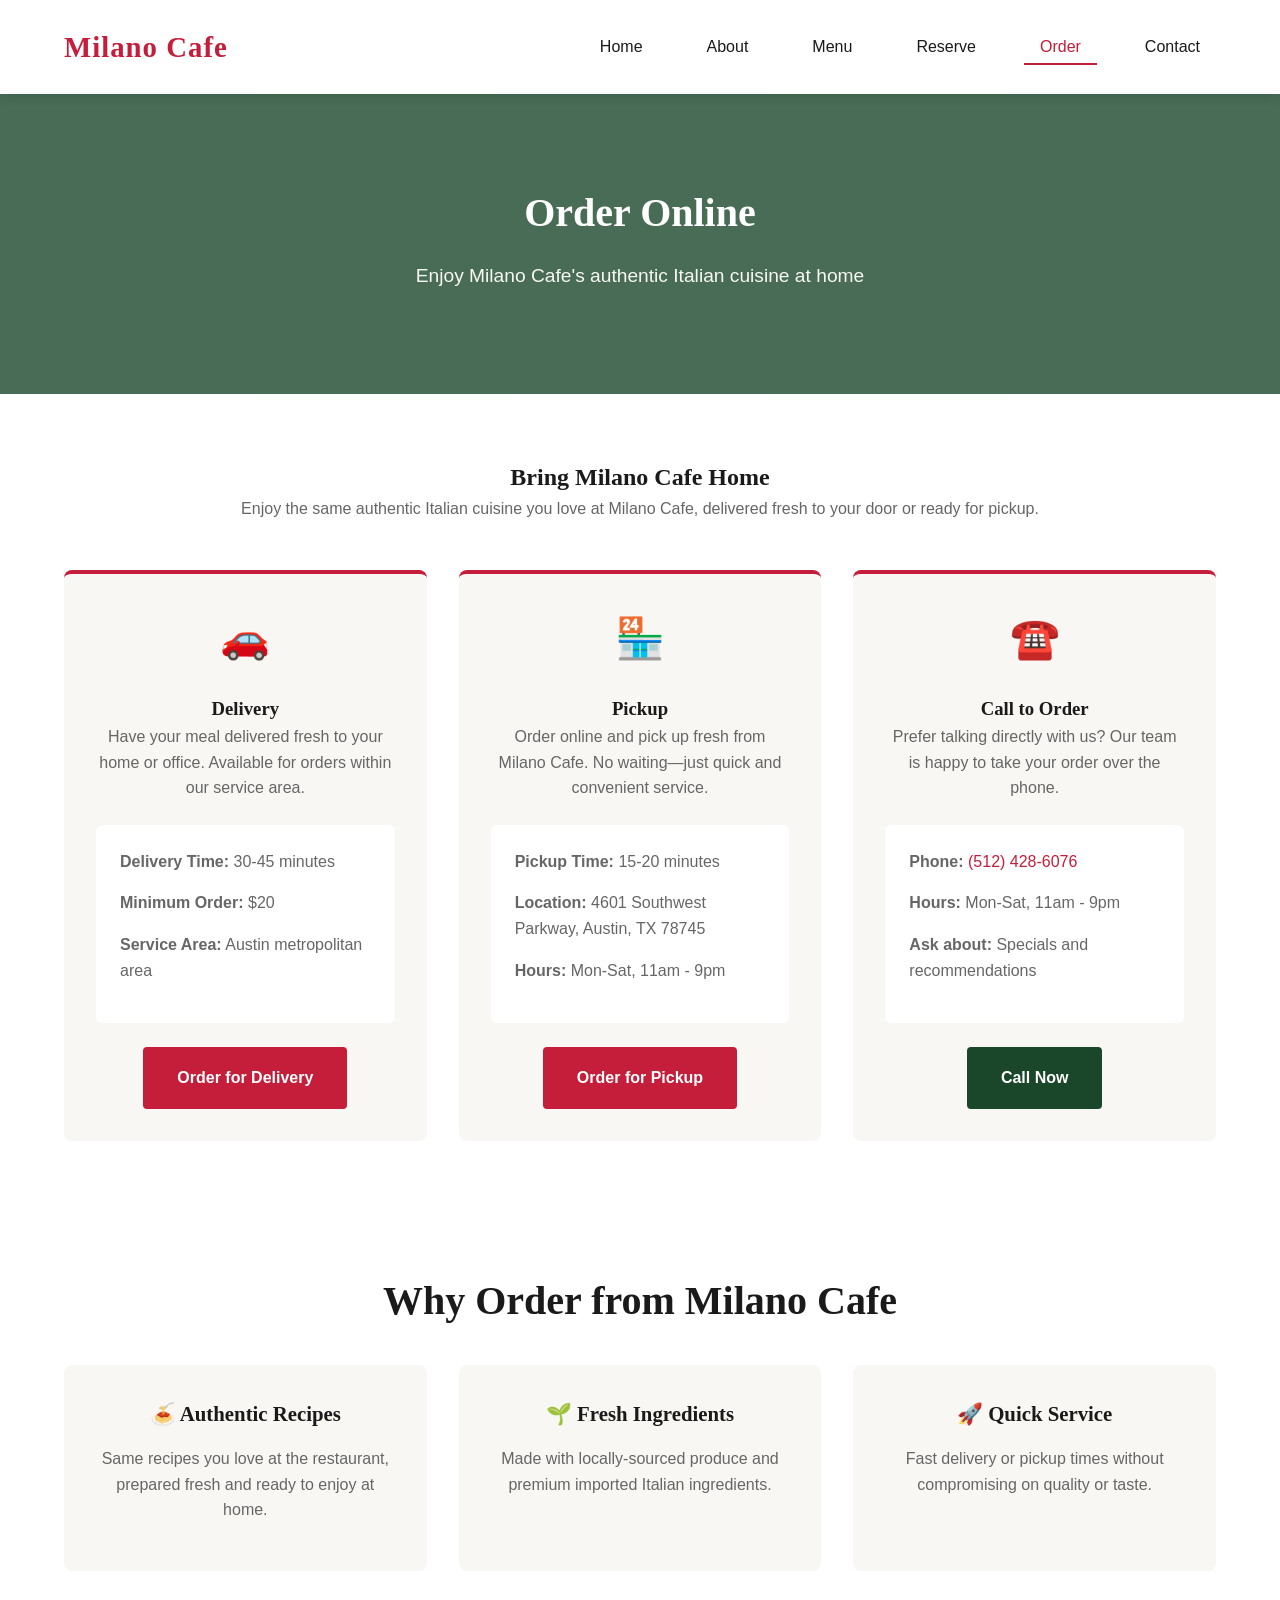
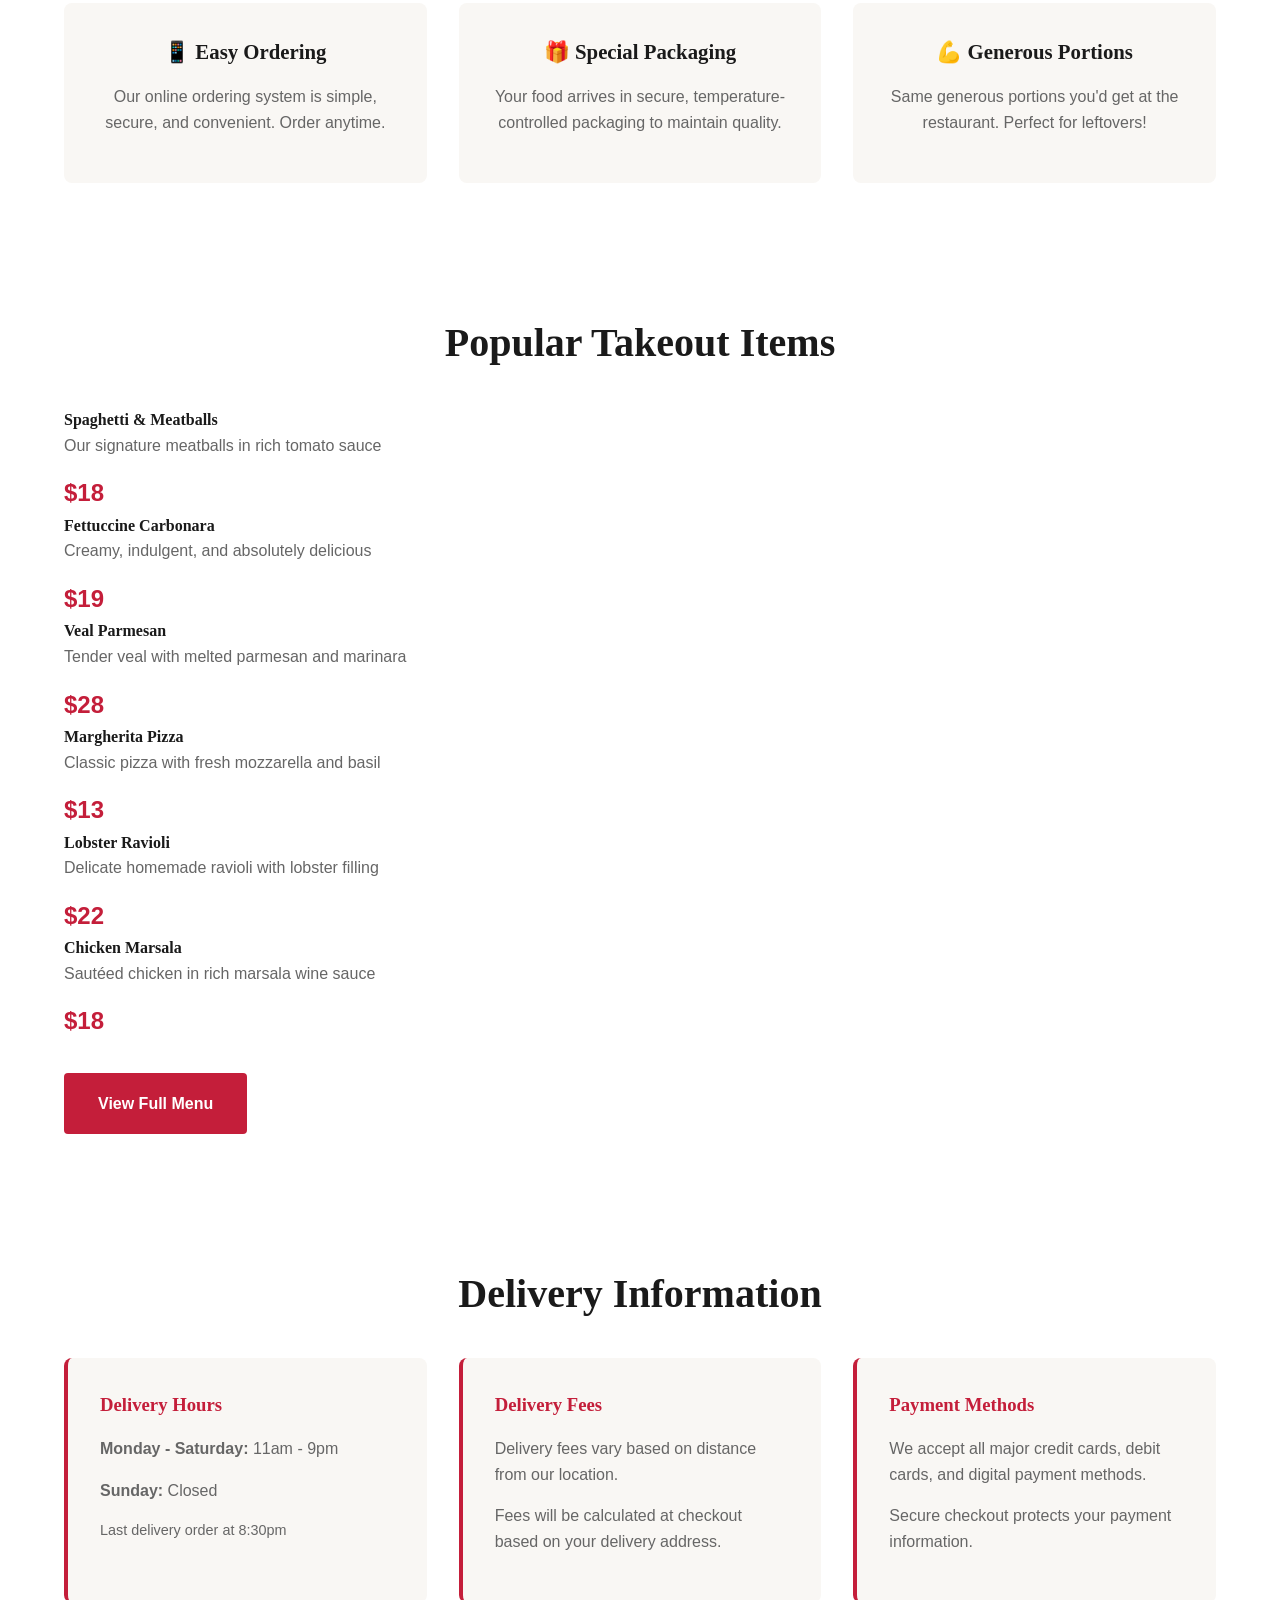
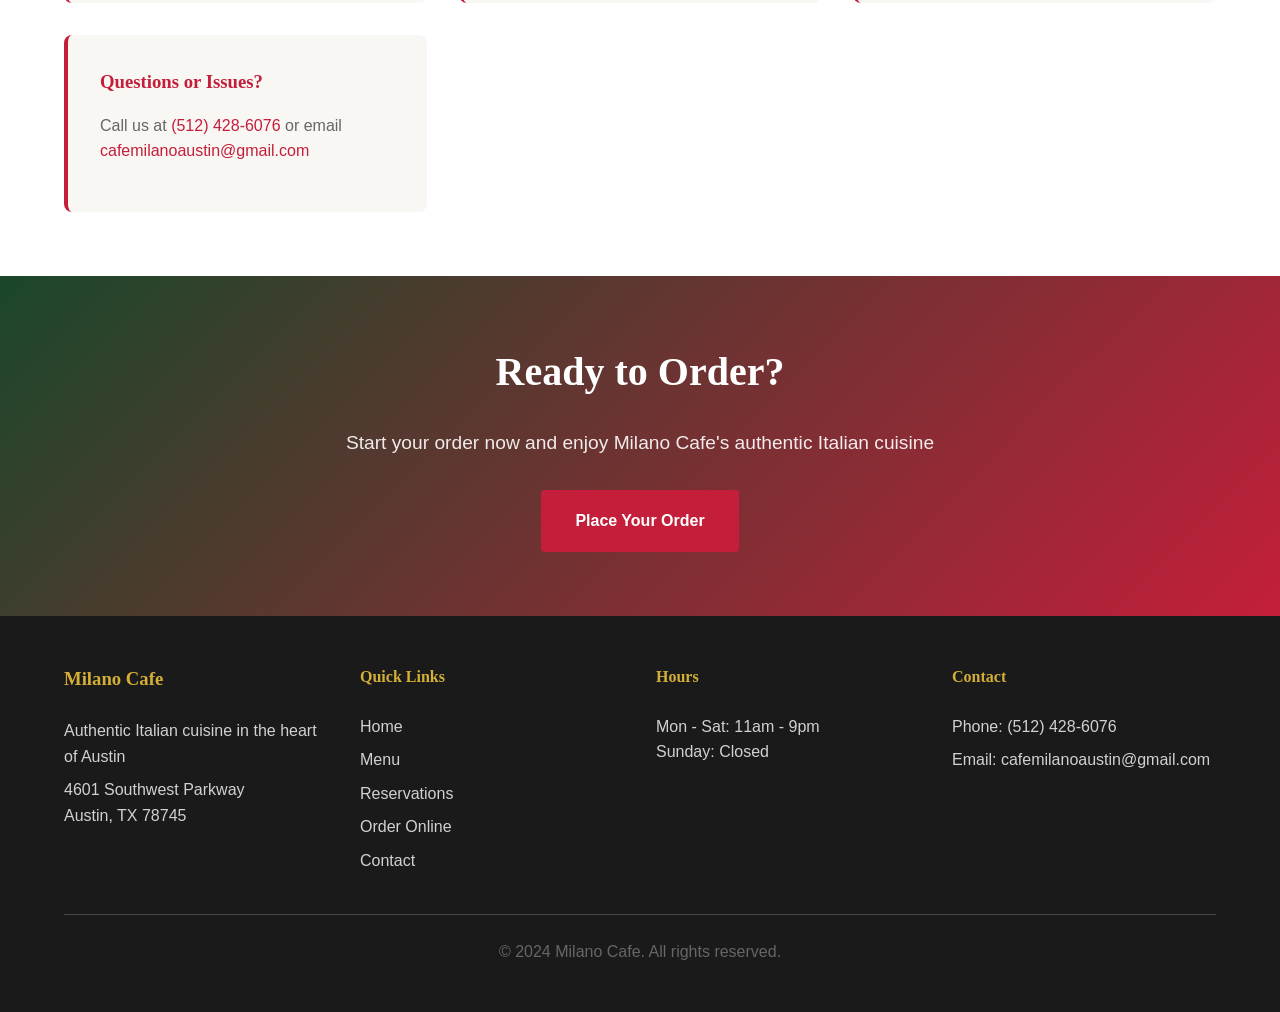
<file: ordering.html>
<!DOCTYPE html>
<html lang="en">
<head>
    <meta charset="UTF-8">
    <meta name="viewport" content="width=device-width, initial-scale=1.0">
    <meta name="description" content="Order online from Milano Cafe - Austin, TX. Delivery and pickup available. Fresh Italian cuisine delivered to your door.">
    <meta name="keywords" content="food delivery Austin, Italian food delivery, Milano Cafe order online, food pickup">
    <title>Order Online | Milano Cafe - Delivery & Pickup</title>
    <link rel="stylesheet" href="assets/css/styles.css">
    <link rel="icon" type="image/x-icon" href="assets/favicon.ico">
</head>
<body>
    <!-- Navigation -->
    <nav class="navbar" id="navbar">
        <div class="nav-container">
            <div class="logo">
                <h1>Milano Cafe</h1>
            </div>
            <div class="hamburger" id="hamburger">
                <span></span>
                <span></span>
                <span></span>
            </div>
            <ul class="nav-menu" id="navMenu">
                <li><a href="index.html" class="nav-link">Home</a></li>
                <li><a href="about.html" class="nav-link">About</a></li>
                <li><a href="menu.html" class="nav-link">Menu</a></li>
                <li><a href="reservations.html" class="nav-link">Reserve</a></li>
                <li><a href="ordering.html" class="nav-link active">Order</a></li>
                <li><a href="contact.html" class="nav-link">Contact</a></li>
            </ul>
        </div>
    </nav>

    <!-- Hero Section -->
    <section class="page-hero">
        <div class="page-hero-content">
            <h1>Order Online</h1>
            <p>Enjoy Milano Cafe's authentic Italian cuisine at home</p>
        </div>
    </section>

    <!-- Ordering Content -->
    <section class="ordering-section">
        <div class="container">
            <div class="ordering-intro">
                <h2>Bring Milano Cafe Home</h2>
                <p>Enjoy the same authentic Italian cuisine you love at Milano Cafe, delivered fresh to your door or ready for pickup.</p>
            </div>

            <div class="ordering-methods">
                <!-- Delivery Option -->
                <div class="method-card ordering-card">
                    <div class="method-icon">🚗</div>
                    <h3>Delivery</h3>
                    <p>Have your meal delivered fresh to your home or office. Available for orders within our service area.</p>
                    <div class="service-details">
                        <p><strong>Delivery Time:</strong> 30-45 minutes</p>
                        <p><strong>Minimum Order:</strong> $20</p>
                        <p><strong>Service Area:</strong> Austin metropolitan area</p>
                    </div>
                    <a href="https://order.spoton.com/so-milano-cafe-23898/austin-tx/682b85c2b3310a5fadb57869" class="btn btn-primary" target="_blank">Order for Delivery</a>
                </div>

                <!-- Pickup Option -->
                <div class="method-card ordering-card">
                    <div class="method-icon">🏪</div>
                    <h3>Pickup</h3>
                    <p>Order online and pick up fresh from Milano Cafe. No waiting—just quick and convenient service.</p>
                    <div class="service-details">
                        <p><strong>Pickup Time:</strong> 15-20 minutes</p>
                        <p><strong>Location:</strong> 4601 Southwest Parkway, Austin, TX 78745</p>
                        <p><strong>Hours:</strong> Mon-Sat, 11am - 9pm</p>
                    </div>
                    <a href="https://order.spoton.com/so-milano-cafe-23898/austin-tx/682b85c2b3310a5fadb57869" class="btn btn-primary" target="_blank">Order for Pickup</a>
                </div>

                <!-- Phone Order Option -->
                <div class="method-card ordering-card">
                    <div class="method-icon">☎️</div>
                    <h3>Call to Order</h3>
                    <p>Prefer talking directly with us? Our team is happy to take your order over the phone.</p>
                    <div class="service-details">
                        <p><strong>Phone:</strong> <a href="tel:+15124286076">(512) 428-6076</a></p>
                        <p><strong>Hours:</strong> Mon-Sat, 11am - 9pm</p>
                        <p><strong>Ask about:</strong> Specials and recommendations</p>
                    </div>
                    <a href="tel:+15124286076" class="btn btn-secondary">Call Now</a>
                </div>
            </div>
        </div>
    </section>

    <!-- Why Order from Milano Cafe -->
    <section class="why-order-section">
        <div class="container">
            <h2 class="section-title">Why Order from Milano Cafe</h2>
            
            <div class="benefits-grid">
                <div class="benefit-card">
                    <h3>🍝 Authentic Recipes</h3>
                    <p>Same recipes you love at the restaurant, prepared fresh and ready to enjoy at home.</p>
                </div>

                <div class="benefit-card">
                    <h3>🌱 Fresh Ingredients</h3>
                    <p>Made with locally-sourced produce and premium imported Italian ingredients.</p>
                </div>

                <div class="benefit-card">
                    <h3>🚀 Quick Service</h3>
                    <p>Fast delivery or pickup times without compromising on quality or taste.</p>
                </div>

                <div class="benefit-card">
                    <h3>📱 Easy Ordering</h3>
                    <p>Our online ordering system is simple, secure, and convenient. Order anytime.</p>
                </div>

                <div class="benefit-card">
                    <h3>🎁 Special Packaging</h3>
                    <p>Your food arrives in secure, temperature-controlled packaging to maintain quality.</p>
                </div>

                <div class="benefit-card">
                    <h3>💪 Generous Portions</h3>
                    <p>Same generous portions you'd get at the restaurant. Perfect for leftovers!</p>
                </div>
            </div>
        </div>
    </section>

    <!-- Popular Items -->
    <section class="popular-items-section">
        <div class="container">
            <h2 class="section-title">Popular Takeout Items</h2>
            
            <div class="popular-grid">
                <div class="popular-item">
                    <h4>Spaghetti & Meatballs</h4>
                    <p>Our signature meatballs in rich tomato sauce</p>
                    <span class="price">$18</span>
                </div>

                <div class="popular-item">
                    <h4>Fettuccine Carbonara</h4>
                    <p>Creamy, indulgent, and absolutely delicious</p>
                    <span class="price">$19</span>
                </div>

                <div class="popular-item">
                    <h4>Veal Parmesan</h4>
                    <p>Tender veal with melted parmesan and marinara</p>
                    <span class="price">$28</span>
                </div>

                <div class="popular-item">
                    <h4>Margherita Pizza</h4>
                    <p>Classic pizza with fresh mozzarella and basil</p>
                    <span class="price">$13</span>
                </div>

                <div class="popular-item">
                    <h4>Lobster Ravioli</h4>
                    <p>Delicate homemade ravioli with lobster filling</p>
                    <span class="price">$22</span>
                </div>

                <div class="popular-item">
                    <h4>Chicken Marsala</h4>
                    <p>Sautéed chicken in rich marsala wine sauce</p>
                    <span class="price">$18</span>
                </div>
            </div>

            <a href="menu.html" class="btn btn-primary" style="margin-top: 2rem;">View Full Menu</a>
        </div>
    </section>

    <!-- Delivery Information -->
    <section class="delivery-info-section">
        <div class="container">
            <h2 class="section-title">Delivery Information</h2>
            
            <div class="info-grid">
                <div class="info-card">
                    <h3>Delivery Hours</h3>
                    <p><strong>Monday - Saturday:</strong> 11am - 9pm</p>
                    <p><strong>Sunday:</strong> Closed</p>
                    <p style="margin-top: 1rem; font-size: 0.9rem;">Last delivery order at 8:30pm</p>
                </div>

                <div class="info-card">
                    <h3>Delivery Fees</h3>
                    <p>Delivery fees vary based on distance from our location.</p>
                    <p style="margin-top: 1rem;">Fees will be calculated at checkout based on your delivery address.</p>
                </div>

                <div class="info-card">
                    <h3>Payment Methods</h3>
                    <p>We accept all major credit cards, debit cards, and digital payment methods.</p>
                    <p style="margin-top: 1rem;">Secure checkout protects your payment information.</p>
                </div>

                <div class="info-card">
                    <h3>Questions or Issues?</h3>
                    <p>Call us at <a href="tel:+15124286076">(512) 428-6076</a> or email <a href="mailto:cafemilanoaustin@gmail.com">cafemilanoaustin@gmail.com</a></p>
                </div>
            </div>
        </div>
    </section>

    <!-- Call-to-Action -->
    <section class="cta-section">
        <div class="container">
            <h2>Ready to Order?</h2>
            <p>Start your order now and enjoy Milano Cafe's authentic Italian cuisine</p>
            <a href="https://order.spoton.com/so-milano-cafe-23898/austin-tx/682b85c2b3310a5fadb57869" class="btn btn-primary" target="_blank">Place Your Order</a>
        </div>
    </section>

    <!-- Footer -->
    <footer class="footer">
        <div class="container">
            <div class="footer-content">
                <div class="footer-section">
                    <h3>Milano Cafe</h3>
                    <p>Authentic Italian cuisine in the heart of Austin</p>
                    <p>4601 Southwest Parkway<br>Austin, TX 78745</p>
                </div>

                <div class="footer-section">
                    <h4>Quick Links</h4>
                    <ul>
                        <li><a href="index.html">Home</a></li>
                        <li><a href="menu.html">Menu</a></li>
                        <li><a href="reservations.html">Reservations</a></li>
                        <li><a href="ordering.html">Order Online</a></li>
                        <li><a href="contact.html">Contact</a></li>
                    </ul>
                </div>

                <div class="footer-section">
                    <h4>Hours</h4>
                    <p>Mon - Sat: 11am - 9pm<br>Sunday: Closed</p>
                </div>

                <div class="footer-section">
                    <h4>Contact</h4>
                    <p>Phone: <a href="tel:+15124286076">(512) 428-6076</a></p>
                    <p>Email: <a href="mailto:cafemilanoaustin@gmail.com">cafemilanoaustin@gmail.com</a></p>
                </div>
            </div>

            <div class="footer-bottom">
                <p>&copy; 2024 Milano Cafe. All rights reserved.</p>
            </div>
        </div>
    </footer>

    <script src="assets/js/script.js"></script>
</body>
</html>
</file>
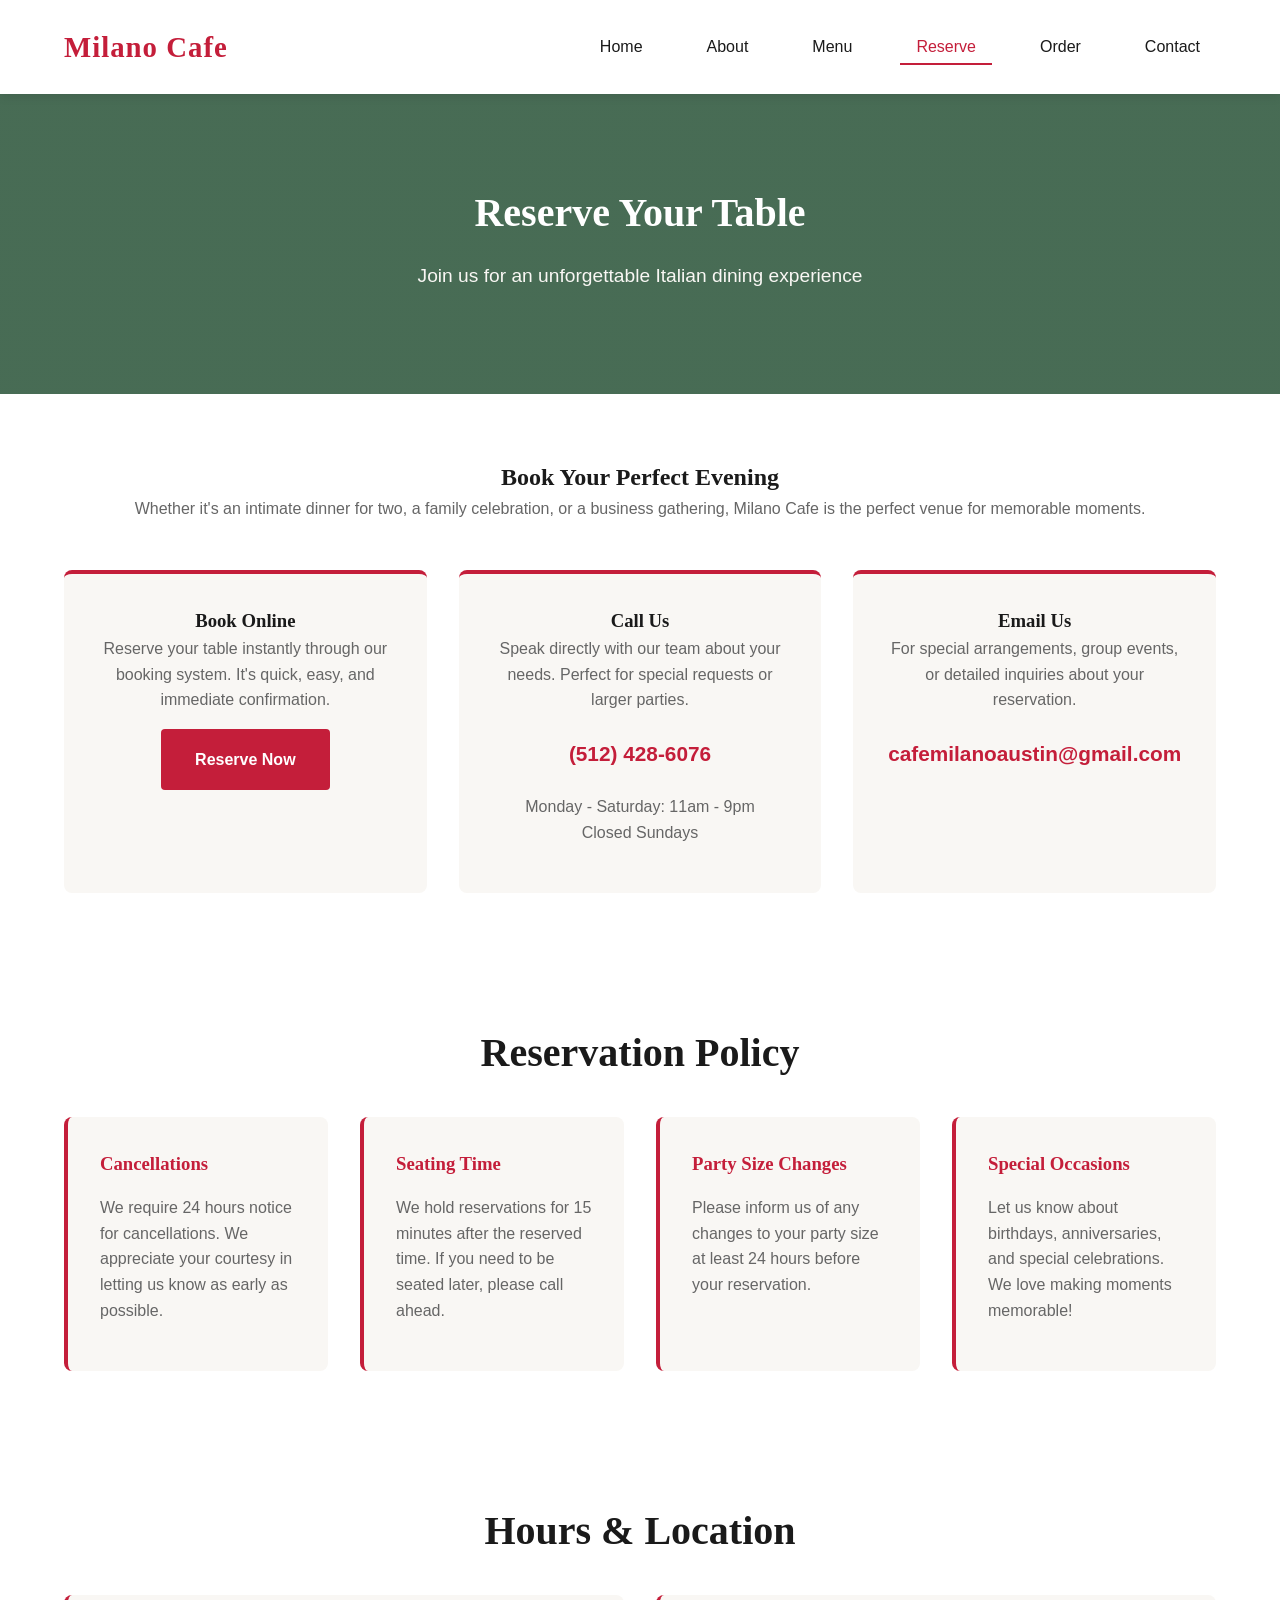
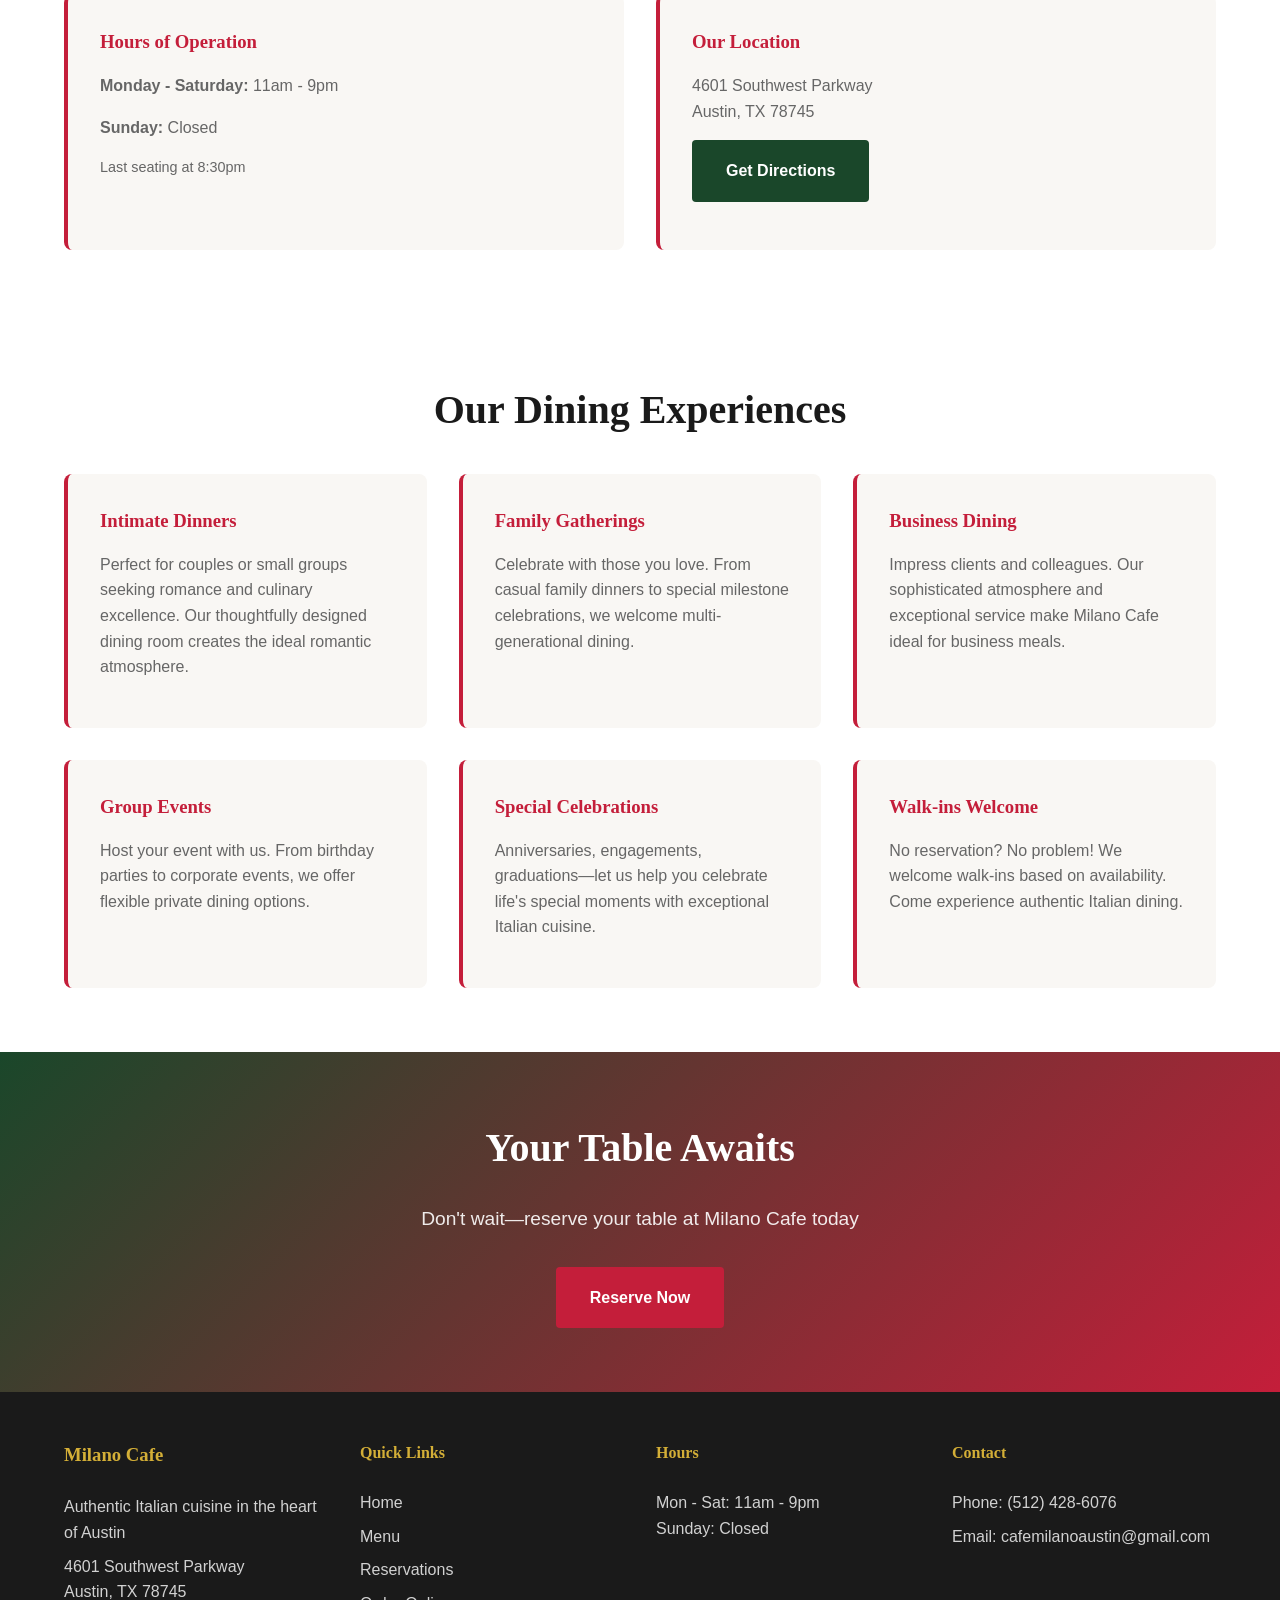
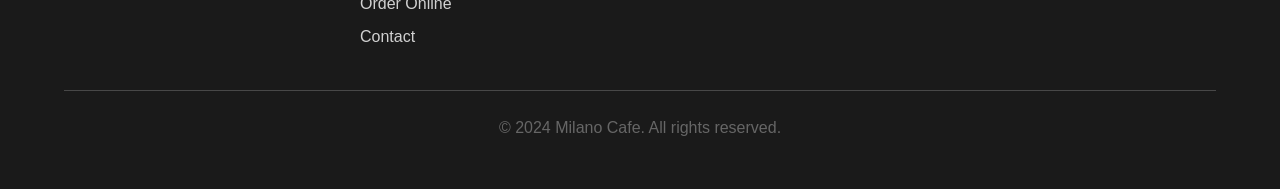
<file: reservations.html>
<!DOCTYPE html>
<html lang="en">
<head>
    <meta charset="UTF-8">
    <meta name="viewport" content="width=device-width, initial-scale=1.0">
    <meta name="description" content="Reserve your table at Milano Cafe. Book online or call (512) 428-6076. Open Monday-Saturday, 11am-9pm.">
    <meta name="keywords" content="restaurant reservations, book a table, Milano Cafe Austin">
    <title>Reservations | Milano Cafe - Book Your Table</title>
    <link rel="stylesheet" href="assets/css/styles.css">
    <link rel="icon" type="image/x-icon" href="assets/favicon.ico">
</head>
<body>
    <!-- Navigation -->
    <nav class="navbar" id="navbar">
        <div class="nav-container">
            <div class="logo">
                <h1>Milano Cafe</h1>
            </div>
            <div class="hamburger" id="hamburger">
                <span></span>
                <span></span>
                <span></span>
            </div>
            <ul class="nav-menu" id="navMenu">
                <li><a href="index.html" class="nav-link">Home</a></li>
                <li><a href="about.html" class="nav-link">About</a></li>
                <li><a href="menu.html" class="nav-link">Menu</a></li>
                <li><a href="reservations.html" class="nav-link active">Reserve</a></li>
                <li><a href="ordering.html" class="nav-link">Order</a></li>
                <li><a href="contact.html" class="nav-link">Contact</a></li>
            </ul>
        </div>
    </nav>

    <!-- Hero Section -->
    <section class="page-hero">
        <div class="page-hero-content">
            <h1>Reserve Your Table</h1>
            <p>Join us for an unforgettable Italian dining experience</p>
        </div>
    </section>

    <!-- Reservation Content -->
    <section class="reservation-section">
        <div class="container">
            <div class="reservation-intro">
                <h2>Book Your Perfect Evening</h2>
                <p>Whether it's an intimate dinner for two, a family celebration, or a business gathering, Milano Cafe is the perfect venue for memorable moments.</p>
            </div>

            <div class="reservation-content">
                <!-- Online Reservation -->
                <div class="reservation-methods">
                    <div class="method-card">
                        <h3>Book Online</h3>
                        <p>Reserve your table instantly through our booking system. It's quick, easy, and immediate confirmation.</p>
                        <a href="https://reserve.spoton.com/restaurant/73694" class="btn btn-primary" target="_blank">Reserve Now</a>
                    </div>

                    <div class="method-card">
                        <h3>Call Us</h3>
                        <p>Speak directly with our team about your needs. Perfect for special requests or larger parties.</p>
                        <p class="contact-highlight"><a href="tel:+15124286076">(512) 428-6076</a></p>
                        <p class="contact-info">Monday - Saturday: 11am - 9pm<br>Closed Sundays</p>
                    </div>

                    <div class="method-card">
                        <h3>Email Us</h3>
                        <p>For special arrangements, group events, or detailed inquiries about your reservation.</p>
                        <p class="contact-highlight"><a href="mailto:cafemilanoaustin@gmail.com">cafemilanoaustin@gmail.com</a></p>
                    </div>
                </div>
            </div>
        </div>
    </section>

    <!-- Reservation Policy -->
    <section class="policy-section">
        <div class="container">
            <h2 class="section-title">Reservation Policy</h2>
            
            <div class="policy-grid">
                <div class="policy-item">
                    <h3>Cancellations</h3>
                    <p>We require 24 hours notice for cancellations. We appreciate your courtesy in letting us know as early as possible.</p>
                </div>

                <div class="policy-item">
                    <h3>Seating Time</h3>
                    <p>We hold reservations for 15 minutes after the reserved time. If you need to be seated later, please call ahead.</p>
                </div>

                <div class="policy-item">
                    <h3>Party Size Changes</h3>
                    <p>Please inform us of any changes to your party size at least 24 hours before your reservation.</p>
                </div>

                <div class="policy-item">
                    <h3>Special Occasions</h3>
                    <p>Let us know about birthdays, anniversaries, and special celebrations. We love making moments memorable!</p>
                </div>
            </div>
        </div>
    </section>

    <!-- Hours & Location -->
    <section class="info-section">
        <div class="container">
            <h2 class="section-title">Hours & Location</h2>
            
            <div class="info-grid">
                <div class="info-card">
                    <h3>Hours of Operation</h3>
                    <p><strong>Monday - Saturday:</strong> 11am - 9pm</p>
                    <p><strong>Sunday:</strong> Closed</p>
                    <p style="margin-top: 1rem; font-size: 0.9rem;">Last seating at 8:30pm</p>
                </div>

                <div class="info-card">
                    <h3>Our Location</h3>
                    <p>4601 Southwest Parkway<br>Austin, TX 78745</p>
                    <p style="margin-top: 1rem;"><a href="contact.html" class="btn btn-secondary">Get Directions</a></p>
                </div>
            </div>
        </div>
    </section>

    <!-- Dining Experiences -->
    <section class="experiences-section">
        <div class="container">
            <h2 class="section-title">Our Dining Experiences</h2>
            
            <div class="experiences-grid">
                <div class="experience-card">
                    <h3>Intimate Dinners</h3>
                    <p>Perfect for couples or small groups seeking romance and culinary excellence. Our thoughtfully designed dining room creates the ideal romantic atmosphere.</p>
                </div>

                <div class="experience-card">
                    <h3>Family Gatherings</h3>
                    <p>Celebrate with those you love. From casual family dinners to special milestone celebrations, we welcome multi-generational dining.</p>
                </div>

                <div class="experience-card">
                    <h3>Business Dining</h3>
                    <p>Impress clients and colleagues. Our sophisticated atmosphere and exceptional service make Milano Cafe ideal for business meals.</p>
                </div>

                <div class="experience-card">
                    <h3>Group Events</h3>
                    <p>Host your event with us. From birthday parties to corporate events, we offer flexible private dining options.</p>
                </div>

                <div class="experience-card">
                    <h3>Special Celebrations</h3>
                    <p>Anniversaries, engagements, graduations—let us help you celebrate life's special moments with exceptional Italian cuisine.</p>
                </div>

                <div class="experience-card">
                    <h3>Walk-ins Welcome</h3>
                    <p>No reservation? No problem! We welcome walk-ins based on availability. Come experience authentic Italian dining.</p>
                </div>
            </div>
        </div>
    </section>

    <!-- Call-to-Action -->
    <section class="cta-section">
        <div class="container">
            <h2>Your Table Awaits</h2>
            <p>Don't wait—reserve your table at Milano Cafe today</p>
            <a href="https://reserve.spoton.com/restaurant/73694" class="btn btn-primary" target="_blank">Reserve Now</a>
        </div>
    </section>

    <!-- Footer -->
    <footer class="footer">
        <div class="container">
            <div class="footer-content">
                <div class="footer-section">
                    <h3>Milano Cafe</h3>
                    <p>Authentic Italian cuisine in the heart of Austin</p>
                    <p>4601 Southwest Parkway<br>Austin, TX 78745</p>
                </div>

                <div class="footer-section">
                    <h4>Quick Links</h4>
                    <ul>
                        <li><a href="index.html">Home</a></li>
                        <li><a href="menu.html">Menu</a></li>
                        <li><a href="reservations.html">Reservations</a></li>
                        <li><a href="ordering.html">Order Online</a></li>
                        <li><a href="contact.html">Contact</a></li>
                    </ul>
                </div>

                <div class="footer-section">
                    <h4>Hours</h4>
                    <p>Mon - Sat: 11am - 9pm<br>Sunday: Closed</p>
                </div>

                <div class="footer-section">
                    <h4>Contact</h4>
                    <p>Phone: <a href="tel:+15124286076">(512) 428-6076</a></p>
                    <p>Email: <a href="mailto:cafemilanoaustin@gmail.com">cafemilanoaustin@gmail.com</a></p>
                </div>
            </div>

            <div class="footer-bottom">
                <p>&copy; 2024 Milano Cafe. All rights reserved.</p>
            </div>
        </div>
    </footer>

    <script src="assets/js/script.js"></script>
</body>
</html>
</file>
<file: assets/css/styles.css>
/* ============================================
   MILANO CAFE - MAIN STYLESHEET
   Professional Restaurant Website
   ============================================ */

/* ============================================
   1. ROOT VARIABLES & GLOBAL STYLES
   ============================================ */

:root {
    /* Color Palette - Professional Italian Theme */
    --primary-color: #c41e3a;      /* Deep Italian Red */
    --secondary-color: #1a472a;    /* Deep Forest Green */
    --accent-color: #d4af37;       /* Gold Accent */
    --text-dark: #1a1a1a;          /* Dark Text */
    --text-light: #666666;         /* Light Gray Text */
    --background-light: #f9f7f4;   /* Warm Off-white */
    --background-white: #ffffff;   /* Pure White */
    --border-color: #e0e0e0;       /* Light Border */
    --success-color: #27ae60;      /* Success Green */
    --error-color: #e74c3c;        /* Error Red */
    
    /* Typography */
    --font-primary: 'Georgia', 'Times New Roman', serif;
    --font-secondary: 'Segoe UI', Tahoma, Geneva, Verdana, sans-serif;
    
    /* Spacing */
    --spacing-xs: 0.5rem;
    --spacing-sm: 1rem;
    --spacing-md: 1.5rem;
    --spacing-lg: 2rem;
    --spacing-xl: 3rem;
    --spacing-xxl: 4rem;
    
    /* Transitions */
    --transition: all 0.3s ease;
}

/* Reset & Base Styles */
* {
    margin: 0;
    padding: 0;
    box-sizing: border-box;
}

html {
    scroll-behavior: smooth;
}

body {
    font-family: var(--font-secondary);
    color: var(--text-dark);
    background-color: var(--background-white);
    line-height: 1.6;
}

h1, h2, h3, h4, h5, h6 {
    font-family: var(--font-primary);
    color: var(--text-dark);
    font-weight: 600;
}

p {
    color: var(--text-light);
    margin-bottom: var(--spacing-sm);
}

a {
    color: var(--primary-color);
    text-decoration: none;
    transition: var(--transition);
}

a:hover {
    color: var(--secondary-color);
}

/* ============================================
   2. LAYOUT & CONTAINER
   ============================================ */

.container {
    max-width: 1200px;
    margin: 0 auto;
    padding: 0 var(--spacing-md);
}

/* ============================================
   3. NAVIGATION
   ============================================ */

.navbar {
    background-color: var(--background-white);
    box-shadow: 0 2px 10px rgba(0, 0, 0, 0.1);
    position: sticky;
    top: 0;
    z-index: 1000;
}

.nav-container {
    display: flex;
    justify-content: space-between;
    align-items: center;
    padding: var(--spacing-md);
    max-width: 1200px;
    margin: 0 auto;
}

.logo h1 {
    font-size: 1.8rem;
    color: var(--primary-color);
    font-family: var(--font-primary);
    letter-spacing: 1px;
}

.nav-menu {
    display: flex;
    list-style: none;
    gap: var(--spacing-lg);
}

.nav-link {
    color: var(--text-dark);
    font-weight: 500;
    transition: var(--transition);
    padding: var(--spacing-xs) var(--spacing-sm);
    border-bottom: 2px solid transparent;
}

.nav-link:hover,
.nav-link.active {
    color: var(--primary-color);
    border-bottom-color: var(--primary-color);
}

.hamburger {
    display: none;
    flex-direction: column;
    cursor: pointer;
}

.hamburger span {
    width: 25px;
    height: 3px;
    background-color: var(--text-dark);
    margin: 5px 0;
    transition: var(--transition);
}

/* ============================================
   4. HERO SECTIONS
   ============================================ */

.hero {
    background: linear-gradient(rgba(196, 30, 58, 0.7), rgba(196, 30, 58, 0.7)), 
                url('https://images.unsplash.com/photo-1551632786-de41ec802fcf?w=1200&h=600&fit=crop') center/cover;
    height: 600px;
    display: flex;
    align-items: center;
    justify-content: center;
    color: var(--background-white);
    text-align: center;
}

.hero-overlay {
    position: absolute;
    width: 100%;
    height: 100%;
    background-color: rgba(196, 30, 58, 0.6);
}

.hero-content {
    position: relative;
    z-index: 2;
    max-width: 600px;
    animation: fadeInUp 1s ease-out;
}

.hero-title {
    font-size: 3.5rem;
    margin-bottom: var(--spacing-md);
    font-family: var(--font-primary);
}

.hero-subtitle {
    font-size: 1.3rem;
    margin-bottom: var(--spacing-lg);
    font-weight: 300;
}

.hero-cta {
    display: flex;
    gap: var(--spacing-md);
    justify-content: center;
    flex-wrap: wrap;
}

.page-hero {
    background: linear-gradient(rgba(26, 71, 42, 0.8), rgba(26, 71, 42, 0.8)),
                url('https://images.unsplash.com/photo-1517457373614-b7152f800fd1?w=1200&h=400&fit=crop') center/cover;
    height: 300px;
    display: flex;
    align-items: center;
    justify-content: center;
    color: var(--background-white);
    text-align: center;
}

.page-hero-content h1 {
    font-size: 2.5rem;
    margin-bottom: var(--spacing-sm);
    color: var(--background-white);
}

.page-hero-content p {
    font-size: 1.2rem;
    color: var(--background-light);
}

/* ============================================
   5. BUTTONS
   ============================================ */

.btn {
    display: inline-block;
    padding: var(--spacing-sm) var(--spacing-lg);
    border: 2px solid transparent;
    border-radius: 4px;
    font-weight: 600;
    text-align: center;
    cursor: pointer;
    transition: var(--transition);
    font-size: 1rem;
    text-decoration: none;
}

.btn-primary {
    background-color: var(--primary-color);
    color: var(--background-white);
}

.btn-primary:hover {
    background-color: #a01830;
    transform: translateY(-2px);
    box-shadow: 0 5px 15px rgba(196, 30, 58, 0.3);
}

.btn-secondary {
    background-color: var(--secondary-color);
    color: var(--background-white);
}

.btn-secondary:hover {
    background-color: #0f2f1f;
    transform: translateY(-2px);
    box-shadow: 0 5px 15px rgba(26, 71, 42, 0.3);
}

/* ============================================
   6. SECTION STYLING
   ============================================ */

section {
    padding: var(--spacing-xxl) 0;
}

.section-title {
    font-size: 2.5rem;
    text-align: center;
    margin-bottom: var(--spacing-lg);
    color: var(--text-dark);
}

.section-subtitle {
    text-align: center;
    color: var(--text-light);
    margin-bottom: var(--spacing-lg);
    font-size: 1.1rem;
}

/* ============================================
   7. FEATURED SECTION
   ============================================ */

.featured {
    background-color: var(--background-light);
}

.featured-grid {
    display: grid;
    grid-template-columns: repeat(auto-fit, minmax(300px, 1fr));
    gap: var(--spacing-lg);
    margin-bottom: var(--spacing-lg);
}

.featured-card {
    background-color: var(--background-white);
    border-radius: 8px;
    overflow: hidden;
    box-shadow: 0 4px 12px rgba(0, 0, 0, 0.1);
    transition: var(--transition);
}

.featured-card:hover {
    transform: translateY(-8px);
    box-shadow: 0 8px 24px rgba(0, 0, 0, 0.15);
}

.featured-image {
    height: 250px;
    overflow: hidden;
}

.featured-image img {
    width: 100%;
    height: 100%;
    object-fit: cover;
    transition: var(--transition);
}

.featured-card:hover .featured-image img {
    transform: scale(1.05);
}

.featured-info {
    padding: var(--spacing-md);
}

.featured-info h3 {
    font-size: 1.3rem;
    margin-bottom: var(--spacing-sm);
}

.featured-info p {
    font-size: 0.95rem;
    margin-bottom: var(--spacing-sm);
}

.price {
    display: block;
    font-size: 1.5rem;
    color: var(--primary-color);
    font-weight: bold;
}

/* ============================================
   8. BENEFITS & VALUES GRID
   ============================================ */

.benefits-grid,
.values-grid {
    display: grid;
    grid-template-columns: repeat(auto-fit, minmax(280px, 1fr));
    gap: var(--spacing-lg);
}

.benefit-card,
.value-card {
    text-align: center;
    padding: var(--spacing-lg);
    background-color: var(--background-light);
    border-radius: 8px;
    transition: var(--transition);
}

.benefit-card:hover,
.value-card:hover {
    background-color: var(--background-white);
    box-shadow: 0 6px 16px rgba(0, 0, 0, 0.1);
    transform: translateY(-4px);
}

.benefit-icon,
.value-icon {
    font-size: 3rem;
    margin-bottom: var(--spacing-md);
}

.benefit-card h3,
.value-card h3 {
    font-size: 1.3rem;
    margin-bottom: var(--spacing-sm);
}

/* ============================================
   9. TESTIMONIALS
   ============================================ */

.testimonials {
    background: linear-gradient(135deg, var(--primary-color), var(--secondary-color));
    color: var(--background-white);
}

.testimonials .section-title {
    color: var(--background-white);
}

.testimonials-grid {
    display: grid;
    grid-template-columns: repeat(auto-fit, minmax(300px, 1fr));
    gap: var(--spacing-lg);
}

.testimonial-card {
    background-color: rgba(255, 255, 255, 0.1);
    padding: var(--spacing-lg);
    border-radius: 8px;
    border-left: 4px solid var(--accent-color);
}

.stars {
    margin-bottom: var(--spacing-md);
    font-size: 1.2rem;
}

.testimonial-text {
    margin-bottom: var(--spacing-md);
    font-size: 1rem;
    line-height: 1.8;
    color: rgba(255, 255, 255, 0.95);
}

.testimonial-author {
    font-weight: 600;
    color: var(--accent-color);
}

/* ============================================
   10. LOCATION & MAP
   ============================================ */

.location-content {
    display: grid;
    grid-template-columns: 1fr 1fr;
    gap: var(--spacing-xl);
    align-items: center;
}

.location-info {
    background-color: var(--background-light);
    padding: var(--spacing-lg);
    border-radius: 8px;
}

.location-info p {
    line-height: 1.8;
    margin-bottom: var(--spacing-sm);
}

.location-map {
    border-radius: 8px;
    overflow: hidden;
    box-shadow: 0 6px 16px rgba(0, 0, 0, 0.1);
}

/* ============================================
   11. CALL-TO-ACTION SECTION
   ============================================ */

.cta-section {
    background: linear-gradient(135deg, var(--secondary-color), var(--primary-color));
    color: var(--background-white);
    text-align: center;
    padding: var(--spacing-xxl) var(--spacing-md);
}

.cta-section h2 {
    font-size: 2.5rem;
    margin-bottom: var(--spacing-md);
    color: var(--background-white);
}

.cta-section p {
    font-size: 1.2rem;
    margin-bottom: var(--spacing-lg);
    color: rgba(255, 255, 255, 0.9);
}

.cta-buttons {
    display: flex;
    gap: var(--spacing-md);
    justify-content: center;
    flex-wrap: wrap;
}

/* ============================================
   12. MENU STYLES
   ============================================ */

.menu-legend {
    background-color: var(--background-light);
    padding: var(--spacing-lg) 0;
    margin-bottom: var(--spacing-lg);
}

.legend-items {
    display: flex;
    gap: var(--spacing-lg);
    flex-wrap: wrap;
    justify-content: center;
    align-items: center;
}

.legend-tag {
    display: inline-block;
    padding: 0.25rem 0.75rem;
    border-radius: 20px;
    font-size: 0.75rem;
    font-weight: bold;
    margin-right: 0.5rem;
}

.legend-tag.veg {
    background-color: #27ae60;
    color: white;
}

.legend-tag.gf {
    background-color: #f39c12;
    color: white;
}

.menu-category {
    margin-bottom: var(--spacing-xl);
    border-bottom: 2px solid var(--border-color);
    padding-bottom: var(--spacing-lg);
}

.category-title {
    font-size: 2rem;
    color: var(--primary-color);
    margin-bottom: var(--spacing-sm);
}

.category-intro {
    color: var(--text-light);
    margin-bottom: var(--spacing-lg);
    font-style: italic;
}

.menu-items {
    display: grid;
    grid-template-columns: repeat(auto-fit, minmax(350px, 1fr));
    gap: var(--spacing-lg);
}

.menu-item {
    background-color: var(--background-light);
    padding: var(--spacing-md);
    border-radius: 6px;
    border-left: 4px solid var(--primary-color);
}

.item-header {
    display: flex;
    justify-content: space-between;
    align-items: flex-start;
    margin-bottom: var(--spacing-sm);
}

.item-header h3 {
    font-size: 1.1rem;
    margin: 0;
}

.menu-item .price {
    font-size: 1.3rem;
    margin: 0;
}

.item-description {
    font-size: 0.95rem;
    color: var(--text-light);
    line-height: 1.5;
}

.add-on {
    background-color: var(--background-light);
    padding: var(--spacing-md);
    border-radius: 6px;
    margin: var(--spacing-md) 0;
}

.supplements-grid {
    display: grid;
    grid-template-columns: repeat(auto-fit, minmax(200px, 1fr));
    gap: var(--spacing-md);
}

.dietary-notes {
    background-color: var(--background-light);
    padding: var(--spacing-lg);
    border-radius: 8px;
    margin-top: var(--spacing-lg);
    border-left: 4px solid var(--secondary-color);
}

/* ============================================
   13. RESERVATION & ORDERING
   ============================================ */

.reservation-intro,
.ordering-intro {
    text-align: center;
    margin-bottom: var(--spacing-xl);
}

.reservation-methods,
.ordering-methods {
    display: grid;
    grid-template-columns: repeat(auto-fit, minmax(300px, 1fr));
    gap: var(--spacing-lg);
}

.method-card,
.ordering-card {
    background-color: var(--background-light);
    padding: var(--spacing-lg);
    border-radius: 8px;
    text-align: center;
    border-top: 4px solid var(--primary-color);
    transition: var(--transition);
}

.method-card:hover,
.ordering-card:hover {
    transform: translateY(-4px);
    box-shadow: 0 6px 16px rgba(0, 0, 0, 0.1);
}

.method-icon {
    font-size: 2.5rem;
    margin-bottom: var(--spacing-md);
}

.contact-highlight {
    font-size: 1.3rem;
    color: var(--primary-color);
    font-weight: bold;
    margin: var(--spacing-md) 0;
}

.contact-info {
    color: var(--text-light);
}

.service-details {
    background-color: var(--background-white);
    padding: var(--spacing-md);
    border-radius: 6px;
    margin: var(--spacing-md) 0;
    text-align: left;
}

.policy-grid {
    display: grid;
    grid-template-columns: repeat(auto-fit, minmax(250px, 1fr));
    gap: var(--spacing-lg);
}

.policy-item,
.info-card,
.experience-card {
    background-color: var(--background-light);
    padding: var(--spacing-lg);
    border-radius: 8px;
    border-left: 4px solid var(--primary-color);
}

.policy-item h3,
.info-card h3,
.experience-card h3 {
    margin-bottom: var(--spacing-sm);
    color: var(--primary-color);
}

.info-grid,
.experiences-grid {
    display: grid;
    grid-template-columns: repeat(auto-fit, minmax(280px, 1fr));
    gap: var(--spacing-lg);
}

/* ============================================
   14. CONTACT PAGE
   ============================================ */

.contact-wrapper {
    display: grid;
    grid-template-columns: 1fr 1fr;
    gap: var(--spacing-xl);
}

.contact-info-box,
.contact-form-box {
    background-color: var(--background-light);
    padding: var(--spacing-lg);
    border-radius: 8px;
}

.contact-item {
    margin-bottom: var(--spacing-lg);
    padding-bottom: var(--spacing-lg);
    border-bottom: 1px solid var(--border-color);
}

.contact-item:last-child {
    border-bottom: none;
}

.contact-item h3 {
    color: var(--primary-color);
    margin-bottom: var(--spacing-sm);
}

.contact-form {
    display: flex;
    flex-direction: column;
}

.form-group {
    margin-bottom: var(--spacing-md);
}

.form-group label {
    display: block;
    margin-bottom: 0.5rem;
    font-weight: 600;
    color: var(--text-dark);
}

.form-group input,
.form-group textarea,
.form-group select {
    width: 100%;
    padding: 0.75rem;
    border: 1px solid var(--border-color);
    border-radius: 4px;
    font-family: var(--font-secondary);
    font-size: 1rem;
    transition: var(--transition);
}

.form-group input:focus,
.form-group textarea:focus,
.form-group select:focus {
    outline: none;
    border-color: var(--primary-color);
    box-shadow: 0 0 0 3px rgba(196, 30, 58, 0.1);
}

.form-note {
    font-size: 0.85rem;
    color: var(--text-light);
    margin-top: var(--spacing-sm);
}

.map-container {
    border-radius: 8px;
    overflow: hidden;
    box-shadow: 0 6px 16px rgba(0, 0, 0, 0.1);
}

.quick-links-grid {
    display: grid;
    grid-template-columns: repeat(auto-fit, minmax(250px, 1fr));
    gap: var(--spacing-lg);
}

.quick-link-card {
    background-color: var(--background-light);
    padding: var(--spacing-lg);
    border-radius: 8px;
    text-align: center;
    border-top: 4px solid var(--primary-color);
    transition: var(--transition);
}

.quick-link-card:hover {
    transform: translateY(-4px);
    box-shadow: 0 6px 16px rgba(0, 0, 0, 0.1);
}

.faq-list {
    display: grid;
    gap: var(--spacing-lg);
}

.faq-item {
    background-color: var(--background-light);
    padding: var(--spacing-md);
    border-radius: 6px;
    border-left: 4px solid var(--secondary-color);
}

.faq-item h4 {
    margin-bottom: var(--spacing-sm);
    color: var(--primary-color);
}

/* ============================================
   15. ABOUT PAGE
   ============================================ */

.about-section,
.chef-section,
.values-section,
.gallery-section,
.different-section {
    padding: var(--spacing-xl) 0;
}

.about-content,
.chef-content {
    display: grid;
    grid-template-columns: 1fr 1fr;
    gap: var(--spacing-xl);
    align-items: center;
}

.about-text,
.chef-text {
    line-height: 1.8;
}

.about-text h2,
.chef-text h2 {
    font-size: 2rem;
    margin-bottom: var(--spacing-md);
    color: var(--primary-color);
}

.about-text p,
.chef-text p {
    margin-bottom: var(--spacing-md);
    color: var(--text-light);
}

.about-image,
.chef-image {
    position: relative;
    border-radius: 8px;
    overflow: hidden;
    box-shadow: 0 8px 24px rgba(0, 0, 0, 0.15);
}

.about-image img,
.chef-image img {
    width: 100%;
    height: 100%;
    object-fit: cover;
    display: block;
}

.gallery-grid {
    display: grid;
    grid-template-columns: repeat(auto-fit, minmax(300px, 1fr));
    gap: var(--spacing-lg);
}

.gallery-item {
    position: relative;
    border-radius: 8px;
    overflow: hidden;
    height: 250px;
    box-shadow: 0 6px 16px rgba(0, 0, 0, 0.1);
    transition: var(--transition);
}

.gallery-item:hover {
    transform: translateY(-6px);
    box-shadow: 0 12px 24px rgba(0, 0, 0, 0.15);
}

.gallery-item img {
    width: 100%;
    height: 100%;
    object-fit: cover;
    transition: var(--transition);
}

.gallery-item:hover img {
    transform: scale(1.08);
}

.gallery-item h3 {
    position: absolute;
    bottom: 0;
    left: 0;
    right: 0;
    background: linear-gradient(to top, rgba(0,0,0,0.8), transparent);
    color: white;
    padding: var(--spacing-md);
    margin: 0;
}

.different-grid {
    display: grid;
    grid-template-columns: repeat(auto-fit, minmax(280px, 1fr));
    gap: var(--spacing-lg);
}

.different-item {
    background-color: var(--background-light);
    padding: var(--spacing-lg);
    border-radius: 8px;
    border-left: 4px solid var(--primary-color);
}

.different-item h3 {
    margin-bottom: var(--spacing-sm);
    color: var(--primary-color);
}

/* ============================================
   16. FOOTER
   ============================================ */

.footer {
    background-color: var(--text-dark);
    color: var(--background-white);
    padding: var(--spacing-xl) 0 var(--spacing-lg);
}

.footer-content {
    display: grid;
    grid-template-columns: repeat(auto-fit, minmax(250px, 1fr));
    gap: var(--spacing-lg);
    margin-bottom: var(--spacing-lg);
}

.footer-section h3,
.footer-section h4 {
    color: var(--accent-color);
    margin-bottom: var(--spacing-md);
}

.footer-section p {
    color: rgba(255, 255, 255, 0.8);
    margin-bottom: 0.5rem;
}

.footer-section ul {
    list-style: none;
}

.footer-section ul li {
    margin-bottom: 0.5rem;
}

.footer-section a {
    color: rgba(255, 255, 255, 0.8);
    transition: var(--transition);
}

.footer-section a:hover {
    color: var(--accent-color);
}

.footer-bottom {
    border-top: 1px solid rgba(255, 255, 255, 0.2);
    padding-top: var(--spacing-md);
    text-align: center;
    color: rgba(255, 255, 255, 0.6);
}

/* ============================================
   17. ANIMATIONS
   ============================================ */

@keyframes fadeInUp {
    from {
        opacity: 0;
        transform: translateY(30px);
    }
    to {
        opacity: 1;
        transform: translateY(0);
    }
}

@keyframes slideInLeft {
    from {
        opacity: 0;
        transform: translateX(-50px);
    }
    to {
        opacity: 1;
        transform: translateX(0);
    }
}

/* ============================================
   18. RESPONSIVE DESIGN
   ============================================ */

@media (max-width: 768px) {
    /* Navigation */
    .hamburger {
        display: flex;
    }

    .nav-menu {
        display: none;
        flex-direction: column;
        position: absolute;
        top: 70px;
        left: 0;
        right: 0;
        background-color: var(--background-white);
        padding: var(--spacing-md);
        gap: 0;
        box-shadow: 0 4px 12px rgba(0, 0, 0, 0.1);
    }

    .nav-menu.active {
        display: flex;
    }

    .nav-link {
        padding: var(--spacing-md) 0;
        border-bottom: 1px solid var(--border-color);
    }

    /* Hero */
    .hero-title {
        font-size: 2rem;
    }

    .hero-subtitle {
        font-size: 1rem;
    }

    .hero-cta {
        flex-direction: column;
    }

    /* Sections */
    .section-title {
        font-size: 2rem;
    }

    /* Grids */
    .featured-grid,
    .benefits-grid,
    .testimonials-grid,
    .menu-items,
    .policy-grid,
    .info-grid {
        grid-template-columns: 1fr;
    }

    /* Contact */
    .contact-wrapper {
        grid-template-columns: 1fr;
    }

    /* About */
    .about-content,
    .chef-content,
    .location-content {
        grid-template-columns: 1fr;
    }

    /* Footer */
    .footer-content {
        grid-template-columns: 1fr;
    }
}

@media (max-width: 480px) {
    .logo h1 {
        font-size: 1.3rem;
    }

    .nav-container {
        padding: var(--spacing-sm);
    }

    .hero-title {
        font-size: 1.5rem;
    }

    .section-title {
        font-size: 1.5rem;
    }

    .cta-buttons,
    .hero-cta {
        flex-direction: column;
        width: 100%;
    }

    .btn {
        width: 100%;
    }

    section {
        padding: var(--spacing-lg) 0;
    }

    .container {
        padding: 0 var(--spacing-sm);
    }
}
</file>
